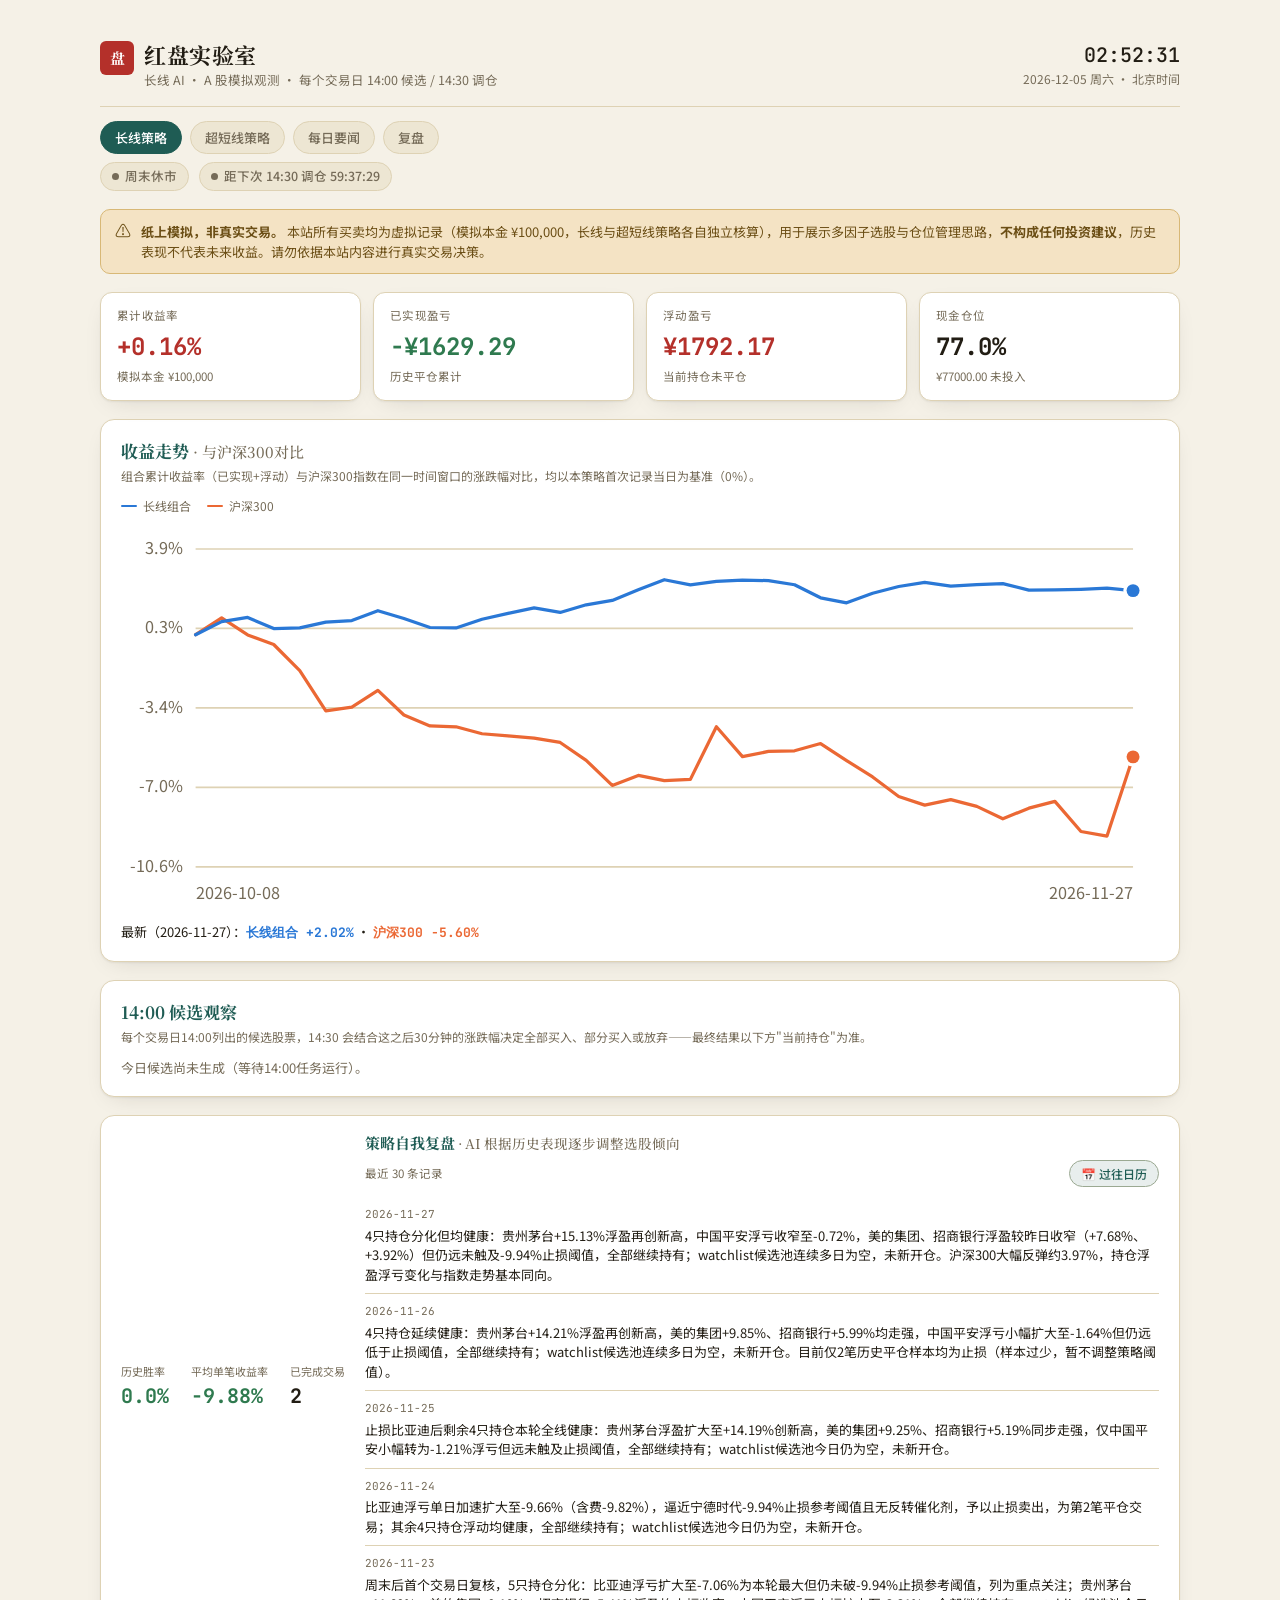
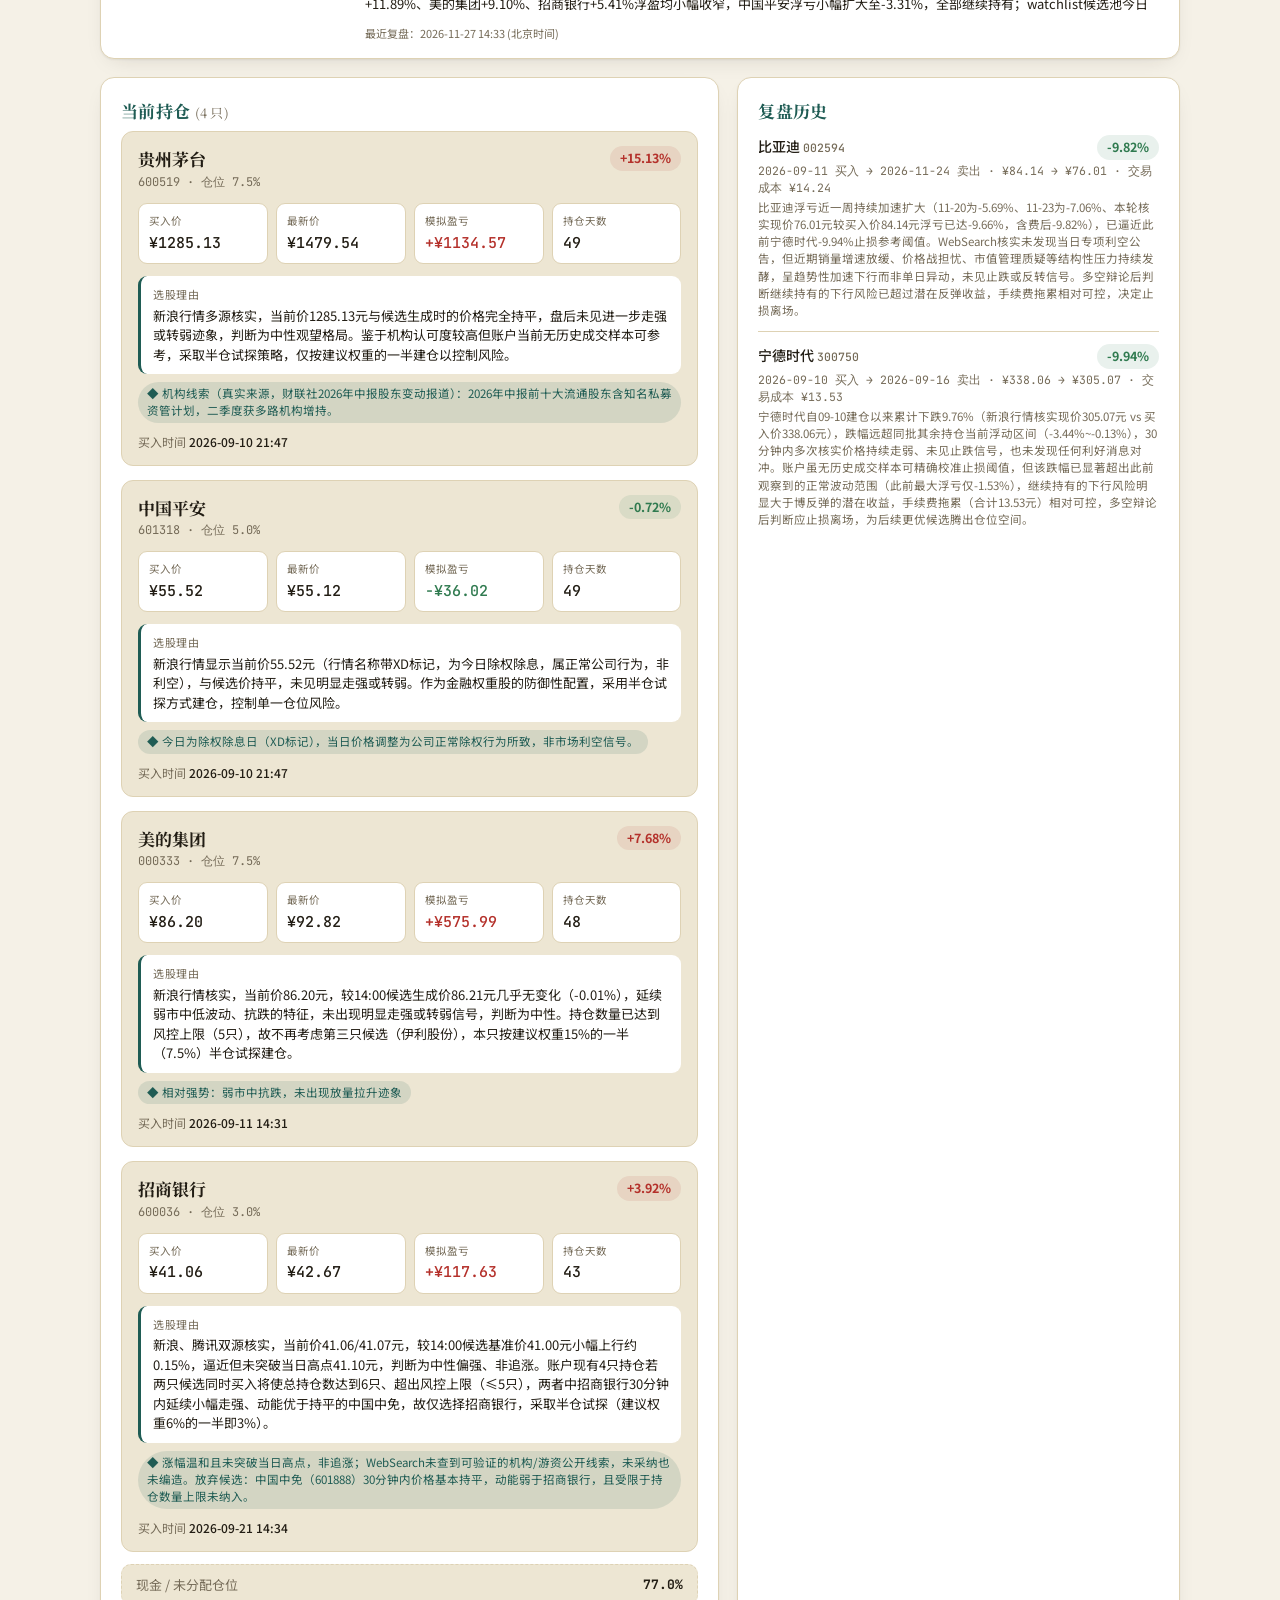
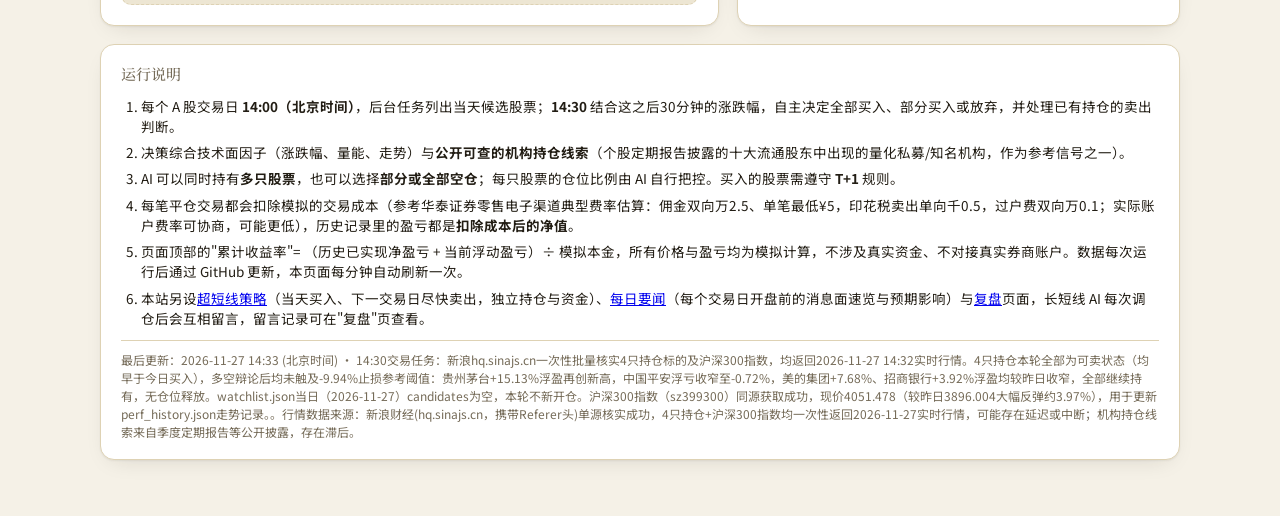
<file: docs/index.html>
<!doctype html>
<html lang="zh-CN">
<head>
<meta charset="UTF-8">
<meta name="viewport" content="width=device-width, initial-scale=1.0">
<title>红盘实验室 · 长线策略</title>
<link rel="icon" href="data:image/svg+xml,<svg xmlns=%22http://www.w3.org/2000/svg%22 viewBox=%220 0 100 100%22><text y=%22.9em%22 font-size=%2290%22>📈</text></svg>">
<link rel="stylesheet" href="assets/style.css">
</head>
<body>
<div class="wrap">
  <header class="top">
    <div class="brand">
      <span class="seal">盘</span>
      <div>
        <h1>红盘实验室</h1>
        <div class="sub">长线 AI · A 股模拟观测 · 每个交易日 14:00 候选 / 14:30 调仓</div>
      </div>
    </div>
    <div class="clockbox">
      <div class="time mono" id="bjTime">--:--:--</div>
      <div class="date" id="bjDate">北京时间加载中</div>
    </div>
  </header>

  <nav class="topnav">
    <a href="index.html" class="navlink active">长线策略</a>
    <a href="short.html" class="navlink">超短线策略</a>
    <a href="daily.html" class="navlink">每日要闻</a>
    <a href="weekly.html" class="navlink">复盘</a>
  </nav>

  <div class="statusrow">
    <span class="pill" id="marketPill"><span class="dot"></span><span id="marketLabel">读取行情状态中…</span></span>
    <span class="pill" id="pickPill"><span class="dot"></span><span id="pickLabel">—</span></span>
  </div>

  <div class="disclaimer">
    <span style="font-size:16px; line-height:1;">⚠</span>
    <div><b>纸上模拟，非真实交易。</b> 本站所有买卖均为虚拟记录（模拟本金 ¥100,000，长线与超短线策略各自独立核算），用于展示多因子选股与仓位管理思路，<b>不构成任何投资建议</b>，历史表现不代表未来收益。请勿依据本站内容进行真实交易决策。</div>
  </div>

  <div class="stats">
    <div class="stat"><div class="lbl">累计收益率</div><div class="val mono" id="statReturn">—</div><div class="sub" id="statReturnSub">模拟本金 ¥100,000</div></div>
    <div class="stat"><div class="lbl">已实现盈亏</div><div class="val mono" id="statRealized">—</div><div class="sub">历史平仓累计</div></div>
    <div class="stat"><div class="lbl">浮动盈亏</div><div class="val mono" id="statUnrealized">—</div><div class="sub">当前持仓未平仓</div></div>
    <div class="stat"><div class="lbl">现金仓位</div><div class="val mono" id="statCash">—</div><div class="sub" id="statCashSub">未投入资金占比</div></div>
  </div>

  <div class="perf-card">
    <h2><span class="accent">收益走势</span> · 与沪深300对比</h2>
    <div class="sub">组合累计收益率（已实现+浮动）与沪深300指数在同一时间窗口的涨跌幅对比，均以本策略首次记录当日为基准（0%）。</div>
    <div id="perfChart"><div class="perf-empty">加载中…</div></div>
  </div>

  <div class="watchlist" id="watchlistCard">
    <h2><span class="accent">14:00 候选观察</span></h2>
    <div class="sub">每个交易日14:00列出的候选股票，14:30 会结合这之后30分钟的涨跌幅决定全部买入、部分买入或放弃——最终结果以下方"当前持仓"为准。</div>
    <div id="wlBody"><div class="wl-empty">尚无今日候选记录。</div></div>
  </div>

  <div class="strategy" id="strategyCard">
    <div class="figs">
      <div class="fig"><div class="lbl">历史胜率</div><div class="val mono" id="stratWinRate">—</div></div>
      <div class="fig"><div class="lbl">平均单笔收益率</div><div class="val mono" id="stratAvgPnl">—</div></div>
      <div class="fig"><div class="lbl">已完成交易</div><div class="val mono" id="stratTrades">—</div></div>
    </div>
    <div>
      <div class="notes-head"><h2><span class="accent">策略自我复盘</span> · AI 根据历史表现逐步调整选股倾向</h2></div>
      <div id="stratNotes"><div class="empty">尚无复盘记录，等待首次调仓完成后自动生成。</div></div>
      <div class="reviewed" id="stratReviewed"></div>
    </div>
  </div>

  <div class="grid">
    <div class="card" id="posCard">
      <h2><span class="accent">当前持仓</span> <span class="count" id="posCount"></span></h2>
      <div id="posBody"><div class="pos-empty"><div class="big">🈳</div><div>暂无持仓 · 空仓观望</div></div></div>
    </div>
    <div class="card">
      <h2><span class="accent">复盘历史</span></h2>
      <div class="hist-list" id="histBody"><div class="hist-empty">尚无历史记录，等待首次选股完成。</div></div>
    </div>
  </div>

  <div class="rules">
    <h2>运行说明</h2>
    <ol>
      <li>每个 A 股交易日 <b>14:00（北京时间）</b>，后台任务列出当天候选股票；<b>14:30</b> 结合这之后30分钟的涨跌幅，自主决定全部买入、部分买入或放弃，并处理已有持仓的卖出判断。</li>
      <li>决策综合技术面因子（涨跌幅、量能、走势）与<b>公开可查的机构持仓线索</b>（个股定期报告披露的十大流通股东中出现的量化私募/知名机构，作为参考信号之一）。</li>
      <li>AI 可以同时持有<b>多只股票</b>，也可以选择<b>部分或全部空仓</b>；每只股票的仓位比例由 AI 自行把控。买入的股票需遵守 <b>T+1</b> 规则。</li>
      <li>每笔平仓交易都会扣除模拟的交易成本（参考华泰证券零售电子渠道典型费率估算：佣金双向万2.5、单笔最低¥5，印花税卖出单向千0.5，过户费双向万0.1；实际账户费率可协商，可能更低），历史记录里的盈亏都是<b>扣除成本后的净值</b>。</li>
      <li>页面顶部的"累计收益率"= （历史已实现净盈亏 + 当前浮动盈亏）÷ 模拟本金，所有价格与盈亏均为模拟计算，不涉及真实资金、不对接真实券商账户。数据每次运行后通过 GitHub 更新，本页面每分钟自动刷新一次。</li>
      <li>本站另设<a href="short.html">超短线策略</a>（当天买入、下一交易日尽快卖出，独立持仓与资金）、<a href="daily.html">每日要闻</a>（每个交易日开盘前的消息面速览与预期影响）与<a href="weekly.html">复盘</a>页面，长短线 AI 每次调仓后会互相留言，留言记录可在"复盘"页查看。</li>
    </ol>
    <div class="foot" id="heartbeatFoot">最后更新：暂无数据。行情数据来源：公开免费行情接口（新浪/东方财富等），可能存在延迟或中断；机构持仓线索来自季度定期报告等公开披露，存在滞后。</div>
  </div>
</div>

<script src="assets/common.js"></script>
<script>
(function(){
  var CAPITAL = 100000;
  var RP = window.RP;

  function nextPick(p, now){
    var daysAhead = 0;
    var isWeekday = p.weekday >= 1 && p.weekday <= 5;
    if (isWeekday && p.minutesOfDay < 14*60+30) {
      daysAhead = 0;
    } else {
      daysAhead = 1;
      var wd = (p.weekday + 1) % 7;
      while (wd === 0 || wd === 6) { daysAhead++; wd = (wd + 1) % 7; }
    }
    var approx = now.getTime() + daysAhead*86400000;
    var approxDate = new Date(approx);
    var bp = RP.bjParts(approxDate);
    var targetMinUTCms = approx - (bp.minutesOfDay - (14*60+30)) * 60000 - bp.second*1000;
    return new Date(targetMinUTCms);
  }

  function tickClock(){
    var now = new Date();
    var p = RP.bjParts(now);
    document.getElementById('bjTime').textContent = RP.pad(p.hour)+':'+RP.pad(p.minute)+':'+RP.pad(p.second);
    var wdNames = ['周日','周一','周二','周三','周四','周五','周六'];
    document.getElementById('bjDate').textContent = p.year+'-'+RP.pad(p.month)+'-'+RP.pad(p.day)+' '+wdNames[p.weekday]+' · 北京时间';

    var ms = RP.marketStatus(p);
    var pill = document.getElementById('marketPill');
    pill.className = 'pill ' + (ms.live ? 'live' : 'closed');
    document.getElementById('marketLabel').textContent = ms.label;

    var nt = nextPick(p, now);
    var diff = Math.max(0, nt.getTime() - now.getTime());
    var h = Math.floor(diff/3600000), m = Math.floor((diff%3600000)/60000), s = Math.floor((diff%60000)/1000);
    var pickPill = document.getElementById('pickPill');
    var isWeekday = p.weekday>=1 && p.weekday<=5;
    var atPickWindow = isWeekday && p.minutesOfDay >= 14*60+29 && p.minutesOfDay <= 14*60+31;
    pickPill.className = 'pill' + (atPickWindow ? ' live' : '');
    document.getElementById('pickLabel').textContent = '距下次 14:30 调仓 ' + RP.pad(h)+':'+RP.pad(m)+':'+RP.pad(s);

    var countdownEl = document.querySelector('.pos-empty .countdown');
    if (countdownEl) countdownEl.textContent = RP.pad(h)+':'+RP.pad(m)+':'+RP.pad(s);
  }
  setInterval(tickClock, 1000);
  tickClock();

  function computeAndRenderStats(positions, history){
    var realizedPnlCNY = 0;
    history.forEach(function(d){ if (typeof d.pnlCNY === 'number') realizedPnlCNY += d.pnlCNY; });
    var unrealizedPnlCNY = 0;
    var usedWeight = 0;
    positions.forEach(function(p){
      usedWeight += (p.weightPct || 0);
      if (typeof p.costCNY === 'number' && typeof p.lastPrice === 'number' && typeof p.buyPrice === 'number' && p.buyPrice) {
        unrealizedPnlCNY += p.costCNY * (p.lastPrice - p.buyPrice) / p.buyPrice;
      }
    });
    var cashPct = Math.max(0, 100 - usedWeight);
    var cumPct = (realizedPnlCNY + unrealizedPnlCNY) / CAPITAL * 100;

    var elReturn = document.getElementById('statReturn');
    elReturn.textContent = RP.fmtPct(cumPct);
    elReturn.style.color = cumPct > 0 ? 'var(--gain)' : (cumPct < 0 ? 'var(--loss)' : 'var(--ink)');

    var elRealized = document.getElementById('statRealized');
    elRealized.textContent = RP.fmtMoney(realizedPnlCNY);
    elRealized.style.color = realizedPnlCNY > 0 ? 'var(--gain)' : (realizedPnlCNY < 0 ? 'var(--loss)' : 'var(--ink)');

    var elUnrealized = document.getElementById('statUnrealized');
    elUnrealized.textContent = RP.fmtMoney(unrealizedPnlCNY);
    elUnrealized.style.color = unrealizedPnlCNY > 0 ? 'var(--gain)' : (unrealizedPnlCNY < 0 ? 'var(--loss)' : 'var(--ink)');

    document.getElementById('statCash').textContent = cashPct.toFixed(1) + '%';
    document.getElementById('statCashSub').textContent = RP.fmtMoney(CAPITAL * cashPct/100) + ' 未投入';
  }

  function renderPositions(positions){
    var body = document.getElementById('posBody');
    var countEl = document.getElementById('posCount');
    countEl.textContent = positions.length ? ('(' + positions.length + ' 只)') : '';

    if (!positions.length) {
      body.innerHTML =
        '<div class="pos-empty">' +
          '<div class="big">🈳</div>' +
          '<div>暂无持仓 · 空仓观望</div>' +
          '<div style="font-size:12px;">下一次自动调仓倒计时</div>' +
          '<div class="countdown mono">--:--:--</div>' +
        '</div>';
      return;
    }

    var today = RP.bjParts(new Date());
    var todayStr = today.year+'-'+RP.pad(today.month)+'-'+RP.pad(today.day);
    var usedWeight = 0;

    var html = '<div class="poslist">';
    positions.forEach(function(pos){
      usedWeight += (pos.weightPct || 0);
      var pnlPct = (typeof pos.lastPrice === 'number' && typeof pos.buyPrice === 'number' && pos.buyPrice)
        ? (pos.lastPrice - pos.buyPrice) / pos.buyPrice * 100 : null;
      var pnlAmt = (pnlPct !== null && typeof pos.costCNY === 'number') ? pos.costCNY * pnlPct / 100 : null;
      var cls = RP.pnlClass(pnlPct);
      var buyDay = pos.buyDate || '';
      var canSellToday = buyDay && buyDay < todayStr;

      html += '<div class="poscard">';
      html +=   '<div class="pos-head">';
      html +=     '<div><div class="pos-name">'+ RP.escapeHtml(pos.name||'未知') +'</div><div class="pos-code mono">'+ RP.escapeHtml(pos.symbol||'') +' · 仓位 '+ (pos.weightPct!=null? pos.weightPct.toFixed(1):'—') +'%</div></div>';
      html +=     '<span class="badge '+cls+'">'+ (pnlPct!==null ? RP.fmtPct(pnlPct) : '待更新') +'</span>';
      html +=   '</div>';

      html +=   '<div class="price-tiles">';
      html +=     '<div class="tile"><div class="lbl">买入价</div><div class="val mono">'+ RP.fmtMoney(pos.buyPrice) +'</div></div>';
      html +=     '<div class="tile"><div class="lbl">最新价</div><div class="val mono">'+ RP.fmtMoney(pos.lastPrice) +'</div></div>';
      html +=     '<div class="tile"><div class="lbl">模拟盈亏</div><div class="val mono" style="color:var(--'+ (cls==='flat'?'ink':cls) +')">'+ (pnlAmt!==null ? (pnlAmt>=0?'+':'') + RP.fmtMoney(pnlAmt) : '—') +'</div></div>';
      html +=     '<div class="tile"><div class="lbl">持仓天数</div><div class="val mono">'+ (pos.holdDays!=null? pos.holdDays : '—') +'</div></div>';
      html +=   '</div>';

      if (pos.rationale) html += '<div class="rationale"><div class="lbl">选股理由</div>' + RP.escapeHtml(pos.rationale) + '</div>';
      if (pos.factorNote) html += '<div class="factor-tag">◆ ' + RP.escapeHtml(pos.factorNote) + '</div>';

      html +=   '<div class="meta-row"><span>买入时间 <b>'+ (pos.buyDate||'—') +' ' + (pos.buyTime||'') +'</b></span></div>';

      if (!canSellToday) html += '<div class="t1-note">🔒 T+1 限制：今日买入，最早下一交易日方可卖出</div>';
      html += '</div>';
    });
    html += '</div>';

    var cashPct = Math.max(0, 100 - usedWeight);
    html += '<div class="cash-row"><span>现金 / 未分配仓位</span><b>'+ cashPct.toFixed(1) +'%</b></div>';
    body.innerHTML = html;
  }

  function renderHistory(history){
    var body = document.getElementById('histBody');
    var docs = history.slice().sort(function(a,b){ return (b.sellDate||'').localeCompare(a.sellDate||''); });
    if (!docs.length) {
      body.innerHTML = '<div class="hist-empty">尚无历史记录，等待首次选股完成。</div>';
      return;
    }
    var html = '';
    docs.forEach(function(d){
      var cls = RP.pnlClass(d.pnlPct);
      html += '<div class="hist-row">';
      html +=   '<div class="hist-top"><span class="hist-name">'+ RP.escapeHtml(d.name||'未知') +' <span class="hist-code mono">'+ RP.escapeHtml(d.symbol||'') +'</span></span><span class="badge '+cls+'">'+ RP.fmtPct(d.pnlPct) +'</span></div>';
      html +=   '<div class="hist-dates mono">'+ (d.buyDate||'—') +' 买入 → '+ (d.sellDate||'—') +' 卖出 · '+ RP.fmtMoney(d.buyPrice) +' → '+ RP.fmtMoney(d.sellPrice) + (typeof d.feeCNY === 'number' ? ' · 交易成本 '+RP.fmtMoney(d.feeCNY) : '') +'</div>';
      if (d.sellRationale) html += '<div class="hist-dates">'+ RP.escapeHtml(d.sellRationale) +'</div>';
      html += '</div>';
    });
    body.innerHTML = html;
  }

  function renderWatchlist(wl){
    var body = document.getElementById('wlBody');
    var today = RP.bjParts(new Date());
    var todayStr = today.year+'-'+RP.pad(today.month)+'-'+RP.pad(today.day);
    if (!wl || wl.date !== todayStr || !Array.isArray(wl.candidates) || !wl.candidates.length) {
      var reason = wl && wl.date !== todayStr ? '今日候选尚未生成（等待14:00任务运行）。' :
                   (wl && wl.note ? RP.escapeHtml(wl.note) : '今日没有列出候选股票。');
      body.innerHTML = '<div class="wl-empty">'+ reason +'</div>';
      return;
    }
    var html = '<div class="wl-grid">';
    wl.candidates.forEach(function(c){
      html += '<div class="wl-card">';
      html +=   '<div class="wl-top"><div><div class="wl-name">'+ RP.escapeHtml(c.name||'未知') +'</div><div class="wl-code mono">'+ RP.escapeHtml(c.symbol||'') +'</div></div><div class="wl-weight">建议 '+ (typeof c.suggestedWeightPct==='number'? c.suggestedWeightPct.toFixed(1):'—') +'%</div></div>';
      html +=   '<div class="wl-price mono">14:00价 '+ RP.fmtMoney(c.priceAt1400) +'</div>';
      if (c.rationale) html += '<div class="wl-rationale">'+ RP.escapeHtml(c.rationale) +'</div>';
      if (c.factorNote) html += '<div class="factor-tag">◆ '+ RP.escapeHtml(c.factorNote) +'</div>';
      html += '</div>';
    });
    html += '</div>';
    body.innerHTML = html;
  }

  function renderStrategy(s){
    var winEl = document.getElementById('stratWinRate');
    var avgEl = document.getElementById('stratAvgPnl');
    var tradesEl = document.getElementById('stratTrades');
    var notesEl = document.getElementById('stratNotes');
    var reviewedEl = document.getElementById('stratReviewed');

    if (!s || !s.totalTrades) {
      winEl.textContent = '—'; avgEl.textContent = '—'; tradesEl.textContent = (s && s.totalTrades) ? String(s.totalTrades) : '0';
      notesEl.innerHTML = '<div class="empty">尚无复盘记录，等待首次调仓完成后自动生成。</div>';
      reviewedEl.textContent = '';
      return;
    }
    var win = typeof s.winRatePct === 'number' ? s.winRatePct : null;
    winEl.textContent = win!=null ? win.toFixed(1)+'%' : '—';
    winEl.style.color = win!=null ? (win>=50?'var(--gain)':'var(--loss)') : 'var(--ink)';

    var avg = typeof s.avgPnlPct === 'number' ? s.avgPnlPct : null;
    avgEl.textContent = avg!=null ? RP.fmtPct(avg) : '—';
    avgEl.style.color = avg!=null ? (avg>=0?'var(--gain)':'var(--loss)') : 'var(--ink)';

    tradesEl.textContent = String(s.totalTrades);

    RP.renderNotesCalendar('stratNotes', s.notes, {emptyMsg: '暂无经验教训记录。'});
    reviewedEl.textContent = s.lastReviewedAt ? ('最近复盘：' + RP.bjTimeString(new Date(s.lastReviewedAt))) : '';
  }

  function refresh(){
    Promise.all([
      RP.fetchJson('data/positions.json'),
      RP.fetchJson('data/history.json'),
      RP.fetchJson('data/heartbeat.json'),
      RP.fetchJson('data/strategy.json'),
      RP.fetchJson('data/watchlist.json'),
      RP.fetchJson('data/perf_history.json')
    ]).then(function(results){
      var positions = Array.isArray(results[0]) ? results[0] : [];
      var history = Array.isArray(results[1]) ? results[1] : [];
      var heartbeat = results[2];
      var strategy = results[3];
      var watchlist = results[4];
      var perfHistory = Array.isArray(results[5]) ? results[5] : [];

      renderPositions(positions);
      renderHistory(history);
      computeAndRenderStats(positions, history);
      RP.renderHeartbeatInto('heartbeatFoot', heartbeat, '公开免费行情接口（新浪/东方财富等）');
      renderStrategy(strategy);
      renderWatchlist(watchlist);
      RP.renderPerfChart('perfChart', perfHistory, {portfolioLabel: '长线组合', benchmarkLabel: '沪深300'});
    });
  }

  refresh();
  setInterval(refresh, 60000);
})();
</script>
</body>
</html>
</file>
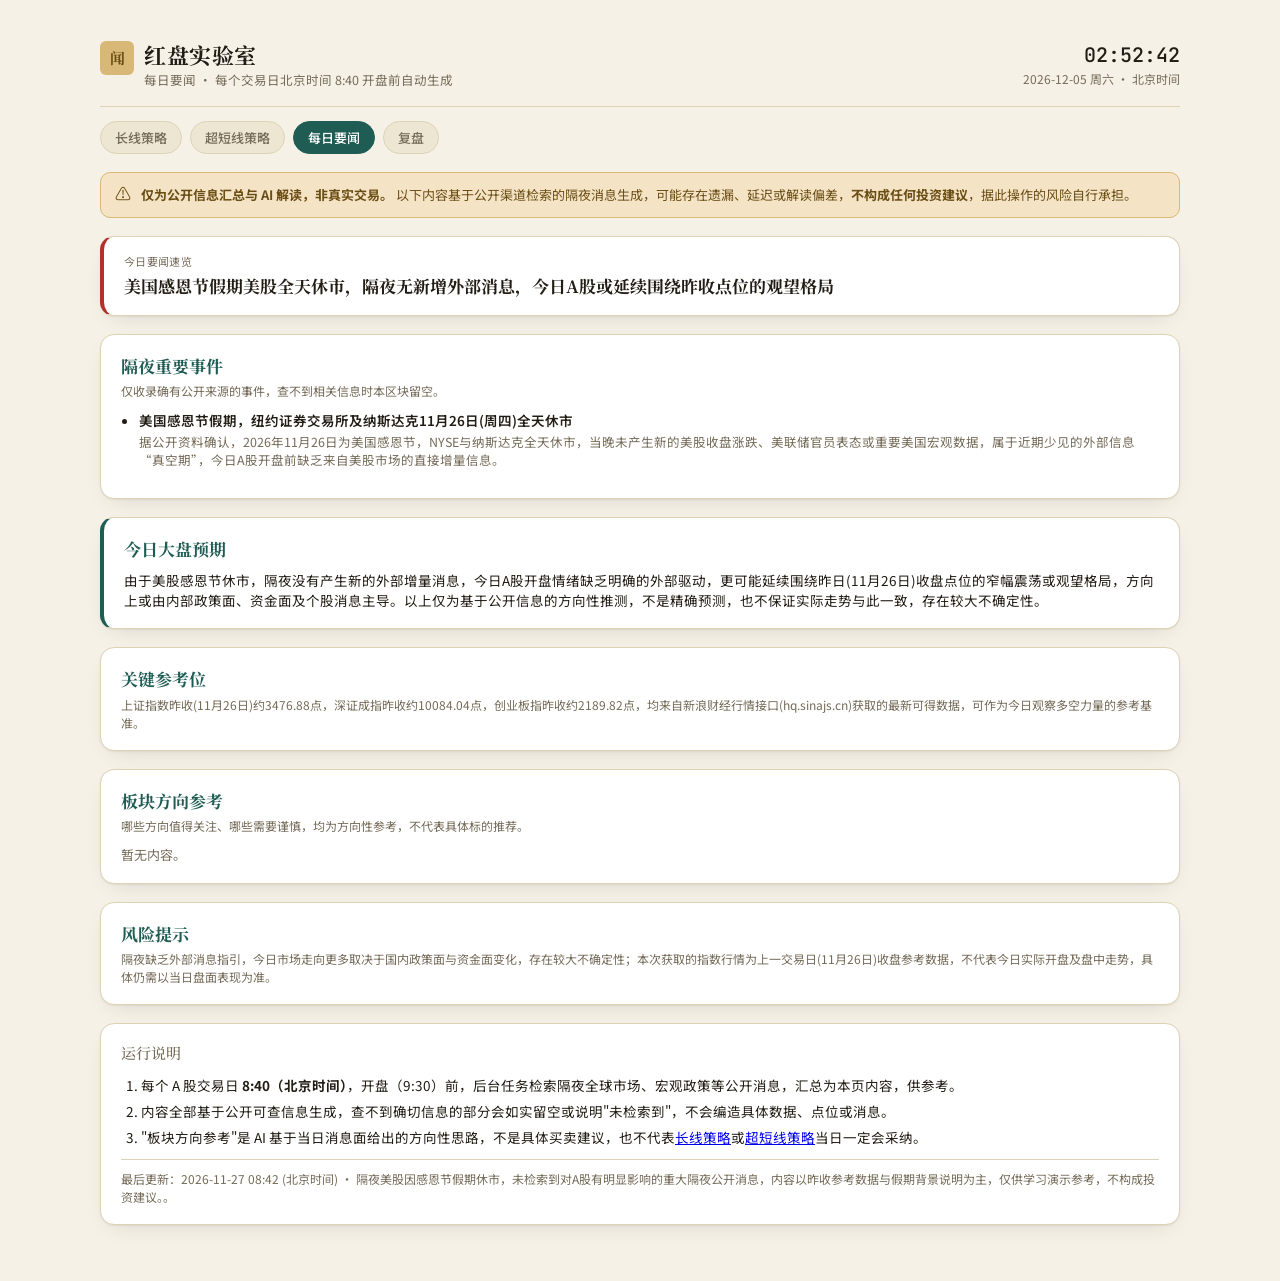
<file: docs/daily.html>
<!doctype html>
<html lang="zh-CN">
<head>
<meta charset="UTF-8">
<meta name="viewport" content="width=device-width, initial-scale=1.0">
<title>红盘实验室 · 每日要闻</title>
<link rel="icon" href="data:image/svg+xml,<svg xmlns=%22http://www.w3.org/2000/svg%22 viewBox=%220 0 100 100%22><text y=%22.9em%22 font-size=%2290%22>📰</text></svg>">
<link rel="stylesheet" href="assets/style.css">
</head>
<body>
<div class="wrap">
  <header class="top">
    <div class="brand">
      <span class="seal" style="background:var(--warn-border); color:var(--warn-ink);">闻</span>
      <div>
        <h1>红盘实验室</h1>
        <div class="sub">每日要闻 · 每个交易日北京时间 8:40 开盘前自动生成</div>
      </div>
    </div>
    <div class="clockbox">
      <div class="time mono" id="bjTime">--:--:--</div>
      <div class="date" id="bjDate">北京时间加载中</div>
    </div>
  </header>

  <nav class="topnav">
    <a href="index.html" class="navlink">长线策略</a>
    <a href="short.html" class="navlink">超短线策略</a>
    <a href="daily.html" class="navlink active">每日要闻</a>
    <a href="weekly.html" class="navlink">复盘</a>
  </nav>

  <div class="disclaimer">
    <span style="font-size:16px; line-height:1;">⚠</span>
    <div><b>仅为公开信息汇总与 AI 解读，非真实交易。</b> 以下内容基于公开渠道检索的隔夜消息生成，可能存在遗漏、延迟或解读偏差，<b>不构成任何投资建议</b>，据此操作的风险自行承担。</div>
  </div>

  <div class="brief-headline" id="headlineCard">
    <div class="lbl">今日要闻速览</div>
    <div class="text" id="headlineText">尚无今日要闻，等待北京时间 8:40 首次生成。</div>
  </div>

  <div class="watchlist" id="eventsCard" style="margin-top:18px;">
    <h2><span class="accent">隔夜重要事件</span></h2>
    <div class="sub" style="margin-bottom:10px;">仅收录确有公开来源的事件，查不到相关信息时本区块留空。</div>
    <ul class="newslist" id="eventsBody"><li>暂无内容。</li></ul>
  </div>

  <div class="outlook" id="outlookCard" style="margin-top:18px;">
    <h2><span class="accent">今日大盘预期</span></h2>
    <p id="outlookText">暂无内容。</p>
  </div>

  <div class="watchlist" id="levelsCard" style="margin-top:18px;">
    <h2><span class="accent">关键参考位</span></h2>
    <div class="sub" id="levelsText" style="margin-bottom:0;">暂无内容。</div>
  </div>

  <div class="watchlist" id="sectorCard" style="margin-top:18px;">
    <h2><span class="accent">板块方向参考</span></h2>
    <div class="sub" style="margin-bottom:10px;">哪些方向值得关注、哪些需要谨慎，均为方向性参考，不代表具体标的推荐。</div>
    <div class="sector-grid" id="sectorBody"><div class="wl-empty">暂无内容。</div></div>
  </div>

  <div class="watchlist" id="riskCard" style="margin-top:18px;">
    <h2><span class="accent">风险提示</span></h2>
    <div class="sub" id="riskText" style="margin-bottom:0;">暂无内容。</div>
  </div>

  <div class="rules">
    <h2>运行说明</h2>
    <ol>
      <li>每个 A 股交易日 <b>8:40（北京时间）</b>，开盘（9:30）前，后台任务检索隔夜全球市场、宏观政策等公开消息，汇总为本页内容，供参考。</li>
      <li>内容全部基于公开可查信息生成，查不到确切信息的部分会如实留空或说明"未检索到"，不会编造具体数据、点位或消息。</li>
      <li>"板块方向参考"是 AI 基于当日消息面给出的方向性思路，不是具体买卖建议，也不代表<a href="index.html">长线策略</a>或<a href="short.html">超短线策略</a>当日一定会采纳。</li>
    </ol>
    <div class="foot" id="heartbeatFoot">最后更新：暂无数据。</div>
  </div>
</div>

<script src="assets/common.js"></script>
<script>
(function(){
  var RP = window.RP;

  function tickClock(){
    var now = new Date();
    var p = RP.bjParts(now);
    document.getElementById('bjTime').textContent = RP.pad(p.hour)+':'+RP.pad(p.minute)+':'+RP.pad(p.second);
    var wdNames = ['周日','周一','周二','周三','周四','周五','周六'];
    document.getElementById('bjDate').textContent = p.year+'-'+RP.pad(p.month)+'-'+RP.pad(p.day)+' '+wdNames[p.weekday]+' · 北京时间';
  }
  setInterval(tickClock, 1000);
  tickClock();

  function refresh(){
    RP.fetchJson('data/daily_brief.json').then(function(b){
      if (!b || !b.generatedAt) {
        return;
      }
      document.getElementById('headlineText').textContent = b.headline || '暂无内容。';

      var eventsBody = document.getElementById('eventsBody');
      if (Array.isArray(b.overnightEvents) && b.overnightEvents.length) {
        eventsBody.innerHTML = b.overnightEvents.map(function(e){
          return '<li><div class="headline">'+ RP.escapeHtml(e.title||'') +'</div>' + (e.summary ? '<div class="note">'+ RP.escapeHtml(e.summary) +'</div>' : '') + '</li>';
        }).join('');
      } else {
        eventsBody.innerHTML = '<li>今日未检索到重要隔夜事件。</li>';
      }

      document.getElementById('outlookText').textContent = b.marketOutlook || '暂无内容。';
      document.getElementById('levelsText').textContent = b.keyLevels || '暂无内容。';

      var sectorBody = document.getElementById('sectorBody');
      if (Array.isArray(b.sectorGuidance) && b.sectorGuidance.length) {
        sectorBody.innerHTML = b.sectorGuidance.map(function(s){
          var watch = s.direction === '关注';
          var tagClass = watch ? 'watch' : 'caution';
          return '<div class="sector-card"><div class="sector-top"><div class="sector-name">'+ RP.escapeHtml(s.sector||'') +'</div><span class="sector-tag '+tagClass+'">'+ RP.escapeHtml(s.direction||'') +'</span></div>' + (s.reason ? '<div class="sector-reason">'+ RP.escapeHtml(s.reason) +'</div>' : '') + '</div>';
        }).join('');
      } else {
        sectorBody.innerHTML = '<div class="wl-empty">暂无内容。</div>';
      }

      document.getElementById('riskText').textContent = b.riskNotes || '暂无内容。';

      var foot = document.getElementById('heartbeatFoot');
      var whenStr = b.generatedAt ? RP.bjTimeString(new Date(b.generatedAt)) : '暂无数据';
      foot.textContent = '最后更新：' + whenStr + (b.note ? (' · ' + b.note) : '') + '。';
    });
  }

  refresh();
  setInterval(refresh, 60000);
})();
</script>
</body>
</html>
</file>
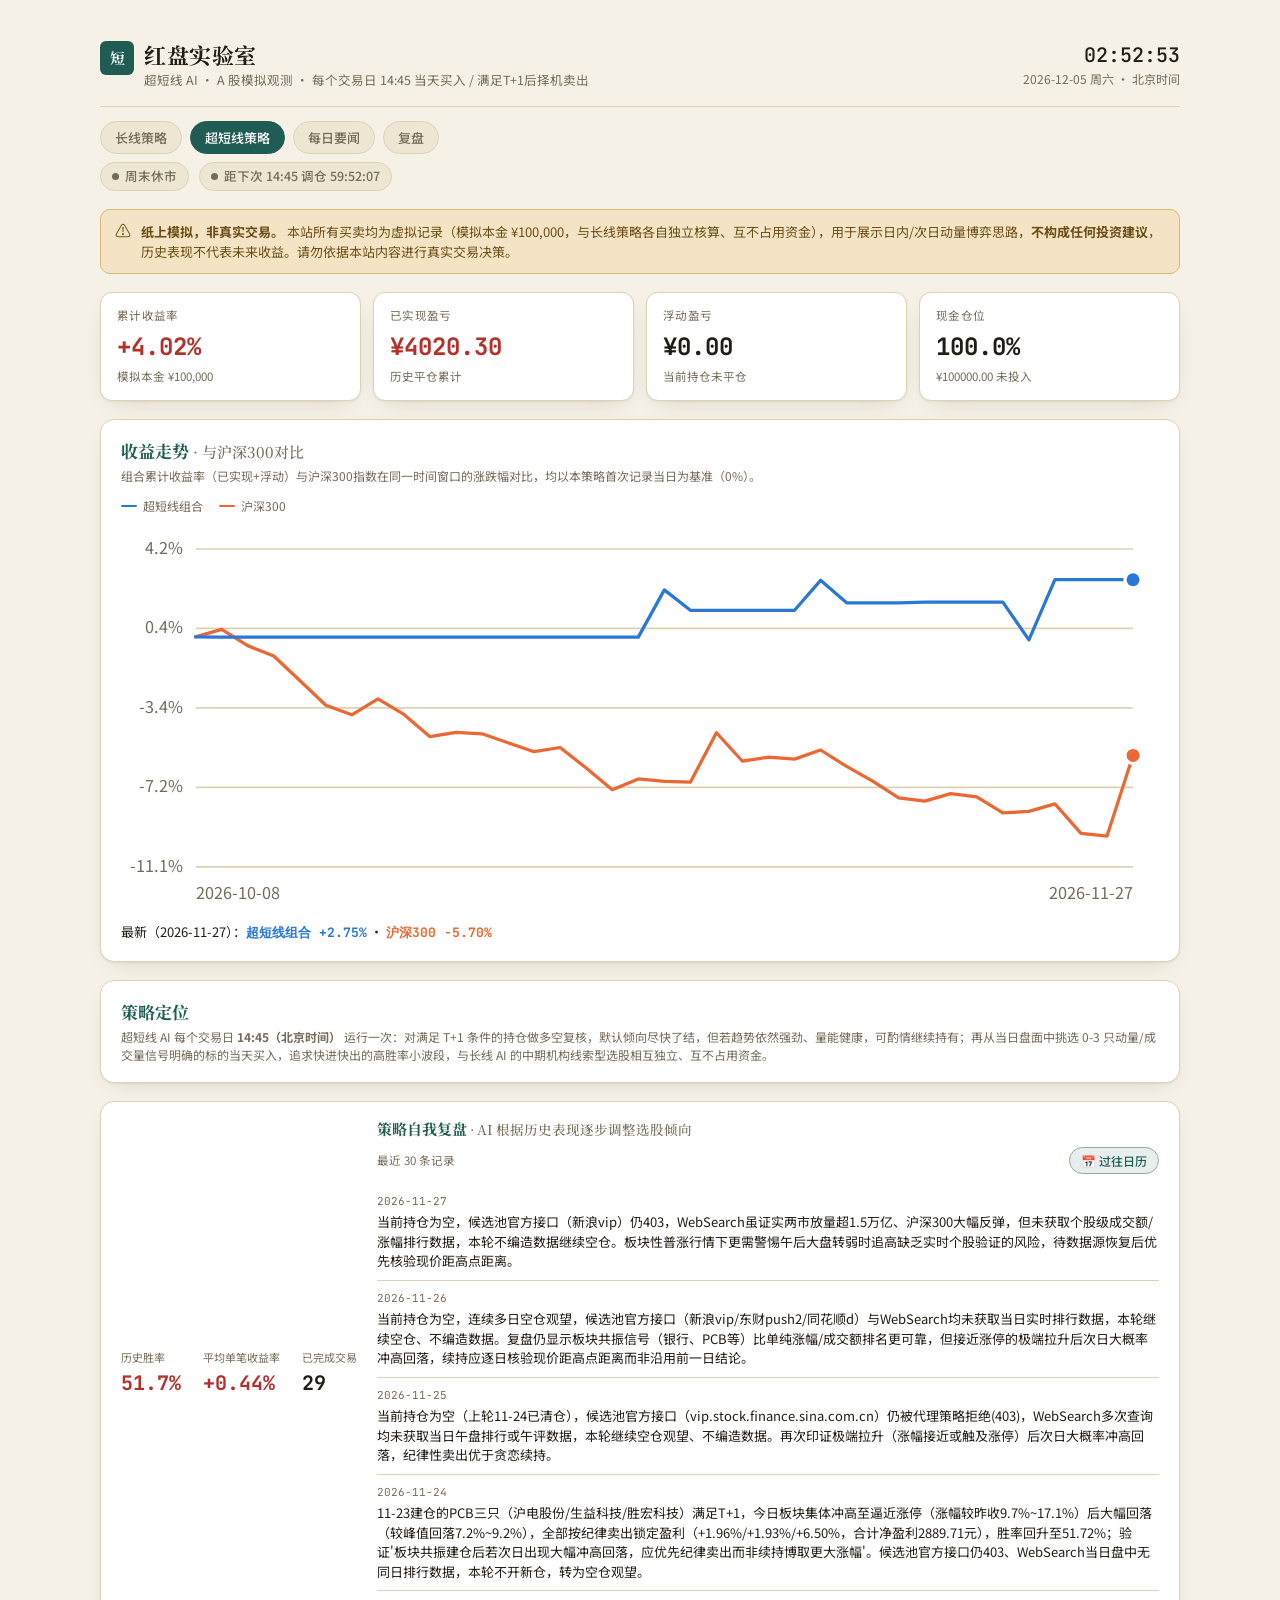
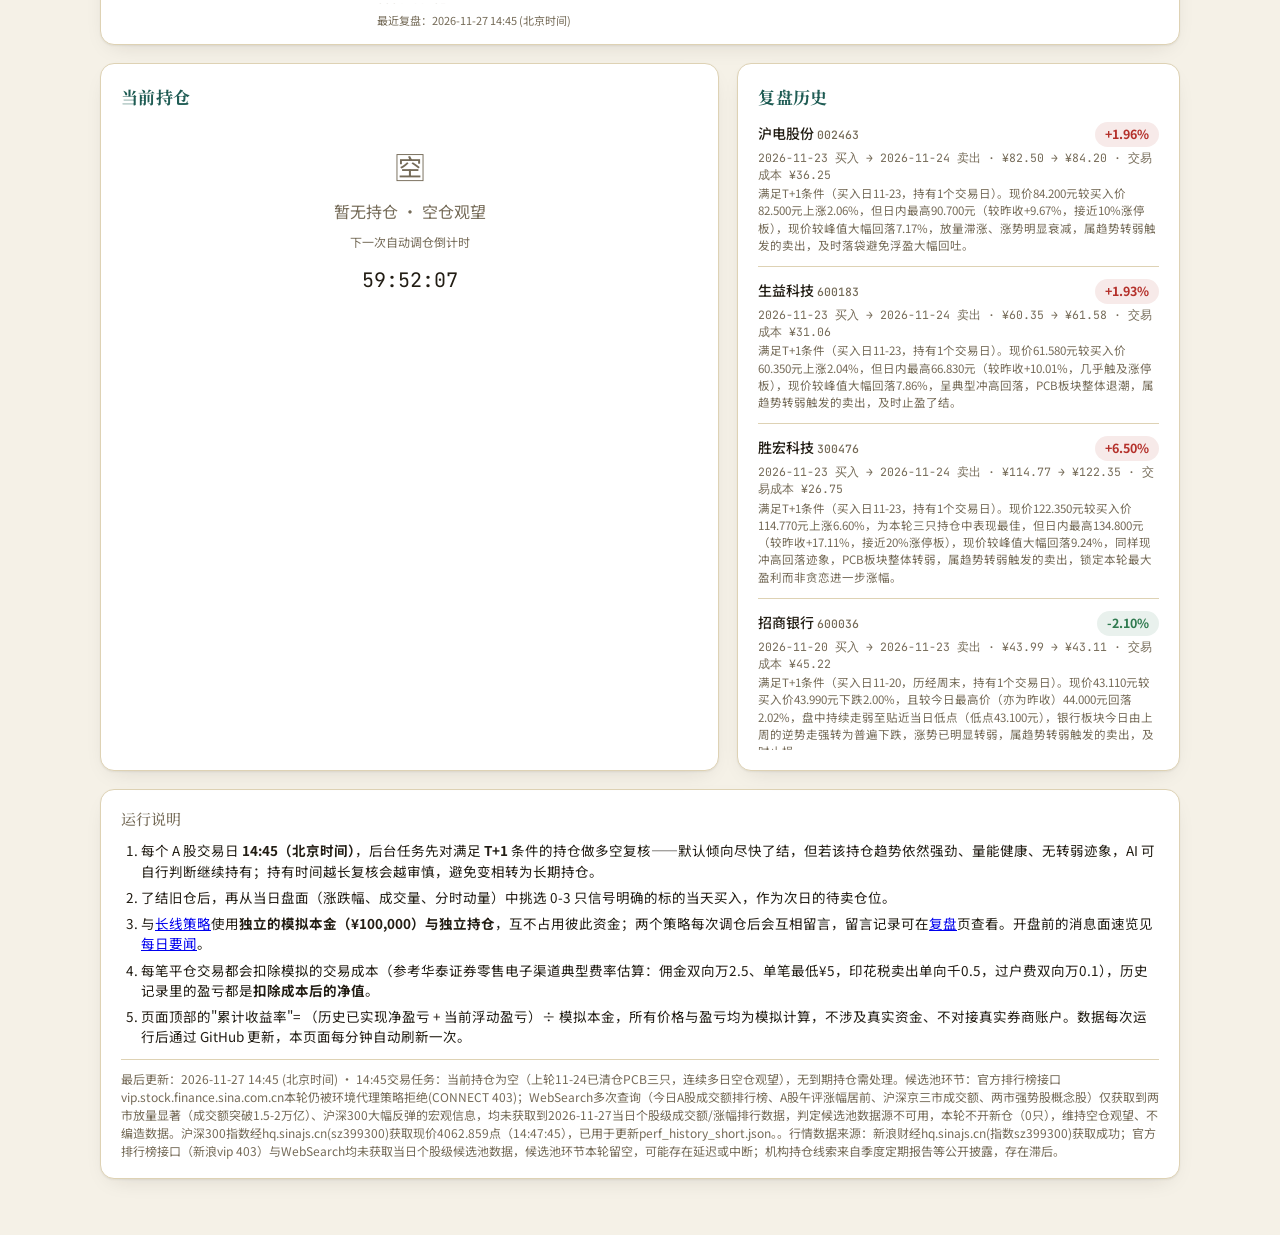
<file: docs/short.html>
<!doctype html>
<html lang="zh-CN">
<head>
<meta charset="UTF-8">
<meta name="viewport" content="width=device-width, initial-scale=1.0">
<title>红盘实验室 · 超短线策略</title>
<link rel="icon" href="data:image/svg+xml,<svg xmlns=%22http://www.w3.org/2000/svg%22 viewBox=%220 0 100 100%22><text y=%22.9em%22 font-size=%2290%22>⚡</text></svg>">
<link rel="stylesheet" href="assets/style.css">
</head>
<body>
<div class="wrap">
  <header class="top">
    <div class="brand">
      <span class="seal accent-bg">短</span>
      <div>
        <h1>红盘实验室</h1>
        <div class="sub">超短线 AI · A 股模拟观测 · 每个交易日 14:45 当天买入 / 满足T+1后择机卖出</div>
      </div>
    </div>
    <div class="clockbox">
      <div class="time mono" id="bjTime">--:--:--</div>
      <div class="date" id="bjDate">北京时间加载中</div>
    </div>
  </header>

  <nav class="topnav">
    <a href="index.html" class="navlink">长线策略</a>
    <a href="short.html" class="navlink active">超短线策略</a>
    <a href="daily.html" class="navlink">每日要闻</a>
    <a href="weekly.html" class="navlink">复盘</a>
  </nav>

  <div class="statusrow">
    <span class="pill" id="marketPill"><span class="dot"></span><span id="marketLabel">读取行情状态中…</span></span>
    <span class="pill" id="pickPill"><span class="dot"></span><span id="pickLabel">—</span></span>
  </div>

  <div class="disclaimer">
    <span style="font-size:16px; line-height:1;">⚠</span>
    <div><b>纸上模拟，非真实交易。</b> 本站所有买卖均为虚拟记录（模拟本金 ¥100,000，与长线策略各自独立核算、互不占用资金），用于展示日内/次日动量博弈思路，<b>不构成任何投资建议</b>，历史表现不代表未来收益。请勿依据本站内容进行真实交易决策。</div>
  </div>

  <div class="stats">
    <div class="stat"><div class="lbl">累计收益率</div><div class="val mono" id="statReturn">—</div><div class="sub" id="statReturnSub">模拟本金 ¥100,000</div></div>
    <div class="stat"><div class="lbl">已实现盈亏</div><div class="val mono" id="statRealized">—</div><div class="sub">历史平仓累计</div></div>
    <div class="stat"><div class="lbl">浮动盈亏</div><div class="val mono" id="statUnrealized">—</div><div class="sub">当前持仓未平仓</div></div>
    <div class="stat"><div class="lbl">现金仓位</div><div class="val mono" id="statCash">—</div><div class="sub" id="statCashSub">未投入资金占比</div></div>
  </div>

  <div class="perf-card">
    <h2><span class="accent">收益走势</span> · 与沪深300对比</h2>
    <div class="sub">组合累计收益率（已实现+浮动）与沪深300指数在同一时间窗口的涨跌幅对比，均以本策略首次记录当日为基准（0%）。</div>
    <div id="perfChart"><div class="perf-empty">加载中…</div></div>
  </div>

  <div class="watchlist">
    <h2><span class="accent">策略定位</span></h2>
    <div class="sub" style="margin-bottom:0;">超短线 AI 每个交易日 <b>14:45（北京时间）</b> 运行一次：对满足 T+1 条件的持仓做多空复核，默认倾向尽快了结，但若趋势依然强劲、量能健康，可酌情继续持有；再从当日盘面中挑选 0-3 只动量/成交量信号明确的标的当天买入，追求快进快出的高胜率小波段，与长线 AI 的中期机构线索型选股相互独立、互不占用资金。</div>
  </div>

  <div class="strategy" id="strategyCard">
    <div class="figs">
      <div class="fig"><div class="lbl">历史胜率</div><div class="val mono" id="stratWinRate">—</div></div>
      <div class="fig"><div class="lbl">平均单笔收益率</div><div class="val mono" id="stratAvgPnl">—</div></div>
      <div class="fig"><div class="lbl">已完成交易</div><div class="val mono" id="stratTrades">—</div></div>
    </div>
    <div>
      <div class="notes-head"><h2><span class="accent">策略自我复盘</span> · AI 根据历史表现逐步调整选股倾向</h2></div>
      <div id="stratNotes"><div class="empty">尚无复盘记录，等待首次调仓完成后自动生成。</div></div>
      <div class="reviewed" id="stratReviewed"></div>
    </div>
  </div>

  <div class="grid">
    <div class="card" id="posCard">
      <h2><span class="accent">当前持仓</span> <span class="count" id="posCount"></span></h2>
      <div id="posBody"><div class="pos-empty"><div class="big">🈳</div><div>暂无持仓 · 空仓观望</div></div></div>
    </div>
    <div class="card">
      <h2><span class="accent">复盘历史</span></h2>
      <div class="hist-list" id="histBody"><div class="hist-empty">尚无历史记录，等待首次选股完成。</div></div>
    </div>
  </div>

  <div class="rules">
    <h2>运行说明</h2>
    <ol>
      <li>每个 A 股交易日 <b>14:45（北京时间）</b>，后台任务先对满足 <b>T+1</b> 条件的持仓做多空复核——默认倾向尽快了结，但若该持仓趋势依然强劲、量能健康、无转弱迹象，AI 可自行判断继续持有；持有时间越长复核会越审慎，避免变相转为长期持仓。</li>
      <li>了结旧仓后，再从当日盘面（涨跌幅、成交量、分时动量）中挑选 0-3 只信号明确的标的当天买入，作为次日的待卖仓位。</li>
      <li>与<a href="index.html">长线策略</a>使用<b>独立的模拟本金（¥100,000）与独立持仓</b>，互不占用彼此资金；两个策略每次调仓后会互相留言，留言记录可在<a href="weekly.html">复盘</a>页查看。开盘前的消息面速览见<a href="daily.html">每日要闻</a>。</li>
      <li>每笔平仓交易都会扣除模拟的交易成本（参考华泰证券零售电子渠道典型费率估算：佣金双向万2.5、单笔最低¥5，印花税卖出单向千0.5，过户费双向万0.1），历史记录里的盈亏都是<b>扣除成本后的净值</b>。</li>
      <li>页面顶部的"累计收益率"= （历史已实现净盈亏 + 当前浮动盈亏）÷ 模拟本金，所有价格与盈亏均为模拟计算，不涉及真实资金、不对接真实券商账户。数据每次运行后通过 GitHub 更新，本页面每分钟自动刷新一次。</li>
    </ol>
    <div class="foot" id="heartbeatFoot">最后更新：暂无数据。行情数据来源：公开免费行情接口（新浪/东方财富等），可能存在延迟或中断。</div>
  </div>
</div>

<script src="assets/common.js"></script>
<script>
(function(){
  var CAPITAL = 100000;
  var RP = window.RP;

  function nextPick(p, now){
    var daysAhead = 0;
    var isWeekday = p.weekday >= 1 && p.weekday <= 5;
    if (isWeekday && p.minutesOfDay < 14*60+45) {
      daysAhead = 0;
    } else {
      daysAhead = 1;
      var wd = (p.weekday + 1) % 7;
      while (wd === 0 || wd === 6) { daysAhead++; wd = (wd + 1) % 7; }
    }
    var approx = now.getTime() + daysAhead*86400000;
    var approxDate = new Date(approx);
    var bp = RP.bjParts(approxDate);
    var targetMinUTCms = approx - (bp.minutesOfDay - (14*60+45)) * 60000 - bp.second*1000;
    return new Date(targetMinUTCms);
  }

  function tickClock(){
    var now = new Date();
    var p = RP.bjParts(now);
    document.getElementById('bjTime').textContent = RP.pad(p.hour)+':'+RP.pad(p.minute)+':'+RP.pad(p.second);
    var wdNames = ['周日','周一','周二','周三','周四','周五','周六'];
    document.getElementById('bjDate').textContent = p.year+'-'+RP.pad(p.month)+'-'+RP.pad(p.day)+' '+wdNames[p.weekday]+' · 北京时间';

    var ms = RP.marketStatus(p);
    var pill = document.getElementById('marketPill');
    pill.className = 'pill ' + (ms.live ? 'live' : 'closed');
    document.getElementById('marketLabel').textContent = ms.label;

    var nt = nextPick(p, now);
    var diff = Math.max(0, nt.getTime() - now.getTime());
    var h = Math.floor(diff/3600000), m = Math.floor((diff%3600000)/60000), s = Math.floor((diff%60000)/1000);
    var pickPill = document.getElementById('pickPill');
    var isWeekday = p.weekday>=1 && p.weekday<=5;
    var atPickWindow = isWeekday && p.minutesOfDay >= 14*60+44 && p.minutesOfDay <= 14*60+46;
    pickPill.className = 'pill' + (atPickWindow ? ' live' : '');
    document.getElementById('pickLabel').textContent = '距下次 14:45 调仓 ' + RP.pad(h)+':'+RP.pad(m)+':'+RP.pad(s);

    var countdownEl = document.querySelector('.pos-empty .countdown');
    if (countdownEl) countdownEl.textContent = RP.pad(h)+':'+RP.pad(m)+':'+RP.pad(s);
  }
  setInterval(tickClock, 1000);
  tickClock();

  function computeAndRenderStats(positions, history){
    var realizedPnlCNY = 0;
    history.forEach(function(d){ if (typeof d.pnlCNY === 'number') realizedPnlCNY += d.pnlCNY; });
    var unrealizedPnlCNY = 0;
    var usedWeight = 0;
    positions.forEach(function(p){
      usedWeight += (p.weightPct || 0);
      if (typeof p.costCNY === 'number' && typeof p.lastPrice === 'number' && typeof p.buyPrice === 'number' && p.buyPrice) {
        unrealizedPnlCNY += p.costCNY * (p.lastPrice - p.buyPrice) / p.buyPrice;
      }
    });
    var cashPct = Math.max(0, 100 - usedWeight);
    var cumPct = (realizedPnlCNY + unrealizedPnlCNY) / CAPITAL * 100;

    var elReturn = document.getElementById('statReturn');
    elReturn.textContent = RP.fmtPct(cumPct);
    elReturn.style.color = cumPct > 0 ? 'var(--gain)' : (cumPct < 0 ? 'var(--loss)' : 'var(--ink)');

    var elRealized = document.getElementById('statRealized');
    elRealized.textContent = RP.fmtMoney(realizedPnlCNY);
    elRealized.style.color = realizedPnlCNY > 0 ? 'var(--gain)' : (realizedPnlCNY < 0 ? 'var(--loss)' : 'var(--ink)');

    var elUnrealized = document.getElementById('statUnrealized');
    elUnrealized.textContent = RP.fmtMoney(unrealizedPnlCNY);
    elUnrealized.style.color = unrealizedPnlCNY > 0 ? 'var(--gain)' : (unrealizedPnlCNY < 0 ? 'var(--loss)' : 'var(--ink)');

    document.getElementById('statCash').textContent = cashPct.toFixed(1) + '%';
    document.getElementById('statCashSub').textContent = RP.fmtMoney(CAPITAL * cashPct/100) + ' 未投入';
  }

  function renderPositions(positions){
    var body = document.getElementById('posBody');
    var countEl = document.getElementById('posCount');
    countEl.textContent = positions.length ? ('(' + positions.length + ' 只)') : '';

    if (!positions.length) {
      body.innerHTML =
        '<div class="pos-empty">' +
          '<div class="big">🈳</div>' +
          '<div>暂无持仓 · 空仓观望</div>' +
          '<div style="font-size:12px;">下一次自动调仓倒计时</div>' +
          '<div class="countdown mono">--:--:--</div>' +
        '</div>';
      return;
    }

    var today = RP.bjParts(new Date());
    var todayStr = today.year+'-'+RP.pad(today.month)+'-'+RP.pad(today.day);
    var usedWeight = 0;

    var html = '<div class="poslist">';
    positions.forEach(function(pos){
      usedWeight += (pos.weightPct || 0);
      var pnlPct = (typeof pos.lastPrice === 'number' && typeof pos.buyPrice === 'number' && pos.buyPrice)
        ? (pos.lastPrice - pos.buyPrice) / pos.buyPrice * 100 : null;
      var pnlAmt = (pnlPct !== null && typeof pos.costCNY === 'number') ? pos.costCNY * pnlPct / 100 : null;
      var cls = RP.pnlClass(pnlPct);
      var buyDay = pos.buyDate || '';
      var canSellToday = buyDay && buyDay < todayStr;

      html += '<div class="poscard">';
      html +=   '<div class="pos-head">';
      html +=     '<div><div class="pos-name">'+ RP.escapeHtml(pos.name||'未知') +'</div><div class="pos-code mono">'+ RP.escapeHtml(pos.symbol||'') +' · 仓位 '+ (pos.weightPct!=null? pos.weightPct.toFixed(1):'—') +'%</div></div>';
      html +=     '<span class="badge '+cls+'">'+ (pnlPct!==null ? RP.fmtPct(pnlPct) : '待更新') +'</span>';
      html +=   '</div>';

      html +=   '<div class="price-tiles">';
      html +=     '<div class="tile"><div class="lbl">买入价</div><div class="val mono">'+ RP.fmtMoney(pos.buyPrice) +'</div></div>';
      html +=     '<div class="tile"><div class="lbl">最新价</div><div class="val mono">'+ RP.fmtMoney(pos.lastPrice) +'</div></div>';
      html +=     '<div class="tile"><div class="lbl">模拟盈亏</div><div class="val mono" style="color:var(--'+ (cls==='flat'?'ink':cls) +')">'+ (pnlAmt!==null ? (pnlAmt>=0?'+':'') + RP.fmtMoney(pnlAmt) : '—') +'</div></div>';
      html +=     '<div class="tile"><div class="lbl">持仓天数</div><div class="val mono">'+ (pos.holdDays!=null? pos.holdDays : '—') +'</div></div>';
      html +=   '</div>';

      if (pos.rationale) html += '<div class="rationale"><div class="lbl">选股理由</div>' + RP.escapeHtml(pos.rationale) + '</div>';
      if (pos.factorNote) html += '<div class="factor-tag">◆ ' + RP.escapeHtml(pos.factorNote) + '</div>';

      html +=   '<div class="meta-row"><span>买入时间 <b>'+ (pos.buyDate||'—') +' ' + (pos.buyTime||'') +'</b></span></div>';

      if (!canSellToday) html += '<div class="plan-note">⏱ T+1 满足前不可卖，之后将结合当时走势判断卖出时机</div>';
      html += '</div>';
    });
    html += '</div>';

    var cashPct = Math.max(0, 100 - usedWeight);
    html += '<div class="cash-row"><span>现金 / 未分配仓位</span><b>'+ cashPct.toFixed(1) +'%</b></div>';
    body.innerHTML = html;
  }

  function renderHistory(history){
    var body = document.getElementById('histBody');
    var docs = history.slice().sort(function(a,b){ return (b.sellDate||'').localeCompare(a.sellDate||''); });
    if (!docs.length) {
      body.innerHTML = '<div class="hist-empty">尚无历史记录，等待首次选股完成。</div>';
      return;
    }
    var html = '';
    docs.forEach(function(d){
      var cls = RP.pnlClass(d.pnlPct);
      html += '<div class="hist-row">';
      html +=   '<div class="hist-top"><span class="hist-name">'+ RP.escapeHtml(d.name||'未知') +' <span class="hist-code mono">'+ RP.escapeHtml(d.symbol||'') +'</span></span><span class="badge '+cls+'">'+ RP.fmtPct(d.pnlPct) +'</span></div>';
      html +=   '<div class="hist-dates mono">'+ (d.buyDate||'—') +' 买入 → '+ (d.sellDate||'—') +' 卖出 · '+ RP.fmtMoney(d.buyPrice) +' → '+ RP.fmtMoney(d.sellPrice) + (typeof d.feeCNY === 'number' ? ' · 交易成本 '+RP.fmtMoney(d.feeCNY) : '') +'</div>';
      if (d.sellRationale) html += '<div class="hist-dates">'+ RP.escapeHtml(d.sellRationale) +'</div>';
      html += '</div>';
    });
    body.innerHTML = html;
  }

  function renderStrategy(s){
    var winEl = document.getElementById('stratWinRate');
    var avgEl = document.getElementById('stratAvgPnl');
    var tradesEl = document.getElementById('stratTrades');
    var notesEl = document.getElementById('stratNotes');
    var reviewedEl = document.getElementById('stratReviewed');

    if (!s || !s.totalTrades) {
      winEl.textContent = '—'; avgEl.textContent = '—'; tradesEl.textContent = (s && s.totalTrades) ? String(s.totalTrades) : '0';
      notesEl.innerHTML = '<div class="empty">尚无复盘记录，等待首次调仓完成后自动生成。</div>';
      reviewedEl.textContent = '';
      return;
    }
    var win = typeof s.winRatePct === 'number' ? s.winRatePct : null;
    winEl.textContent = win!=null ? win.toFixed(1)+'%' : '—';
    winEl.style.color = win!=null ? (win>=50?'var(--gain)':'var(--loss)') : 'var(--ink)';

    var avg = typeof s.avgPnlPct === 'number' ? s.avgPnlPct : null;
    avgEl.textContent = avg!=null ? RP.fmtPct(avg) : '—';
    avgEl.style.color = avg!=null ? (avg>=0?'var(--gain)':'var(--loss)') : 'var(--ink)';

    tradesEl.textContent = String(s.totalTrades);

    RP.renderNotesCalendar('stratNotes', s.notes, {emptyMsg: '暂无经验教训记录。'});
    reviewedEl.textContent = s.lastReviewedAt ? ('最近复盘：' + RP.bjTimeString(new Date(s.lastReviewedAt))) : '';
  }

  function refresh(){
    Promise.all([
      RP.fetchJson('data/positions_short.json'),
      RP.fetchJson('data/history_short.json'),
      RP.fetchJson('data/heartbeat_short.json'),
      RP.fetchJson('data/strategy_short.json'),
      RP.fetchJson('data/perf_history_short.json')
    ]).then(function(results){
      var positions = Array.isArray(results[0]) ? results[0] : [];
      var history = Array.isArray(results[1]) ? results[1] : [];
      var heartbeat = results[2];
      var strategy = results[3];
      var perfHistory = Array.isArray(results[4]) ? results[4] : [];

      renderPositions(positions);
      renderHistory(history);
      computeAndRenderStats(positions, history);
      RP.renderHeartbeatInto('heartbeatFoot', heartbeat, '公开免费行情接口（新浪/东方财富等）');
      renderStrategy(strategy);
      RP.renderPerfChart('perfChart', perfHistory, {portfolioLabel: '超短线组合', benchmarkLabel: '沪深300'});
    });
  }

  refresh();
  setInterval(refresh, 60000);
})();
</script>
</body>
</html>
</file>
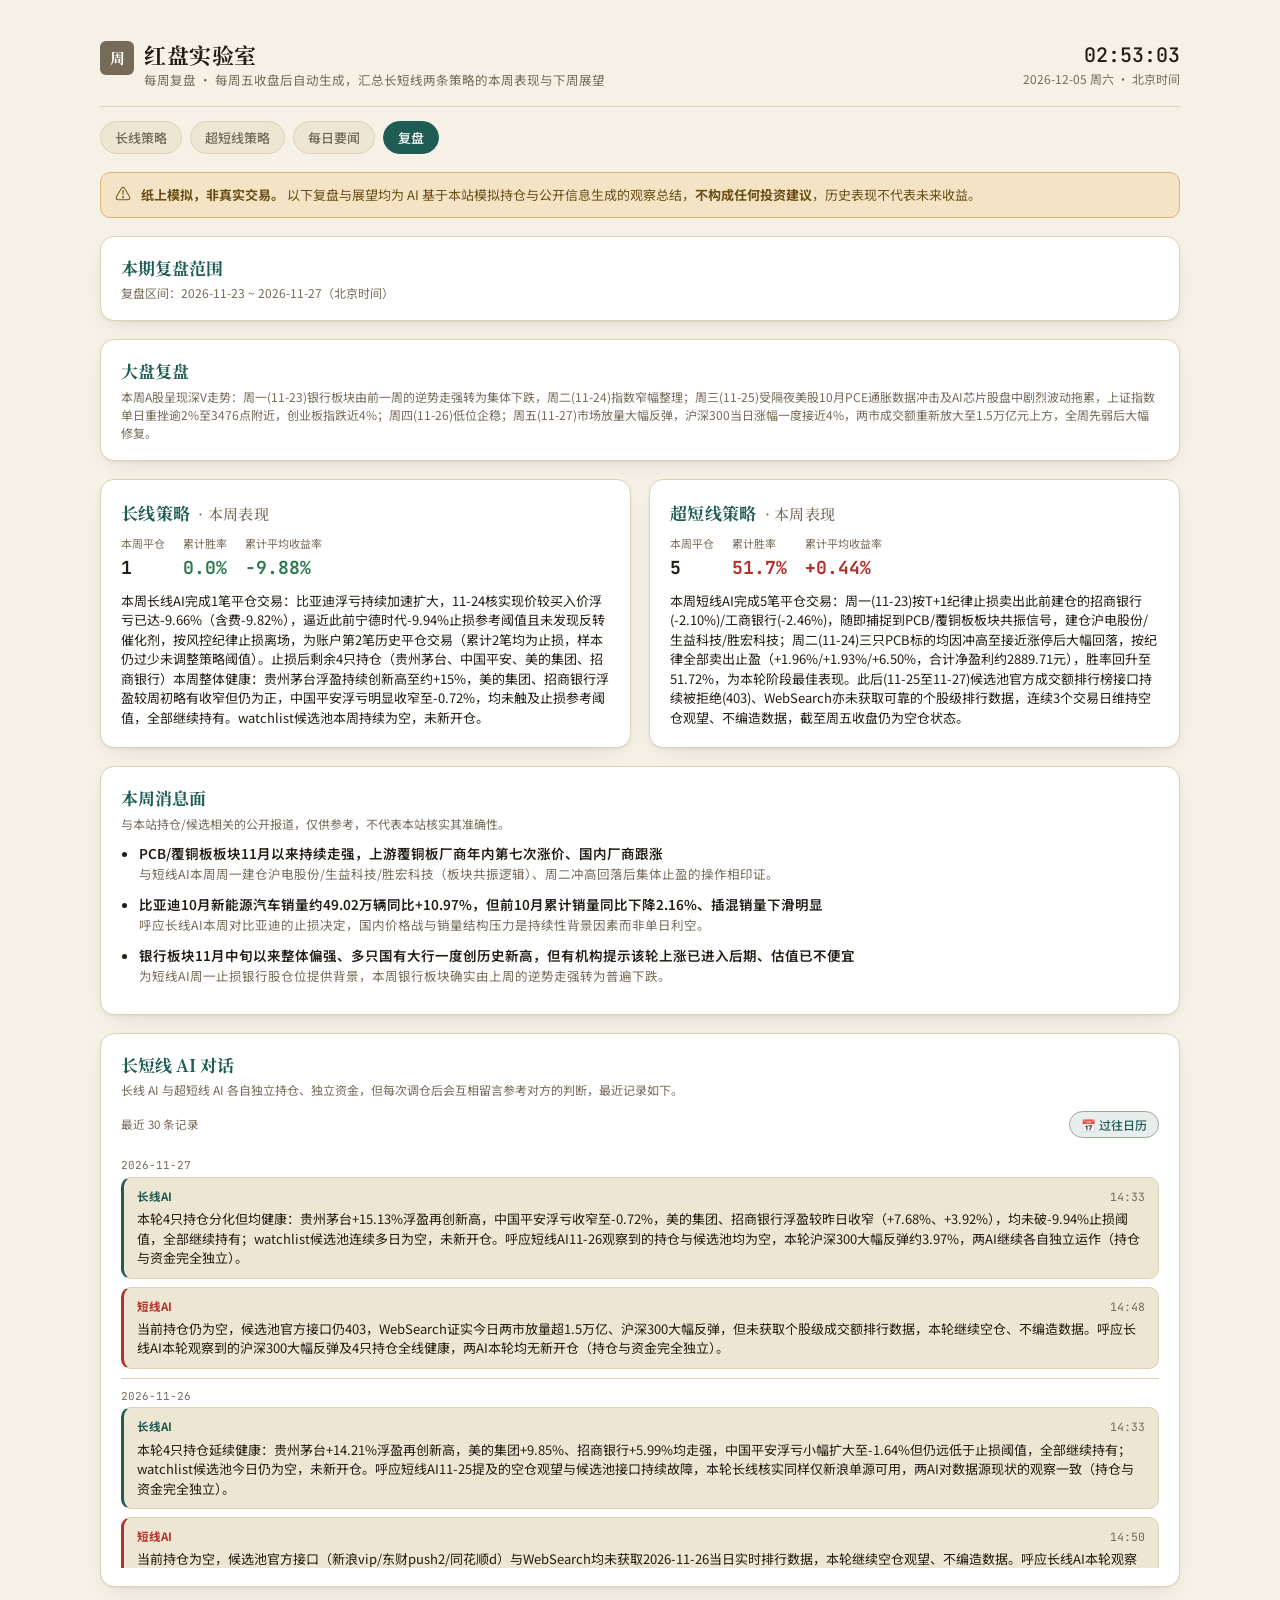
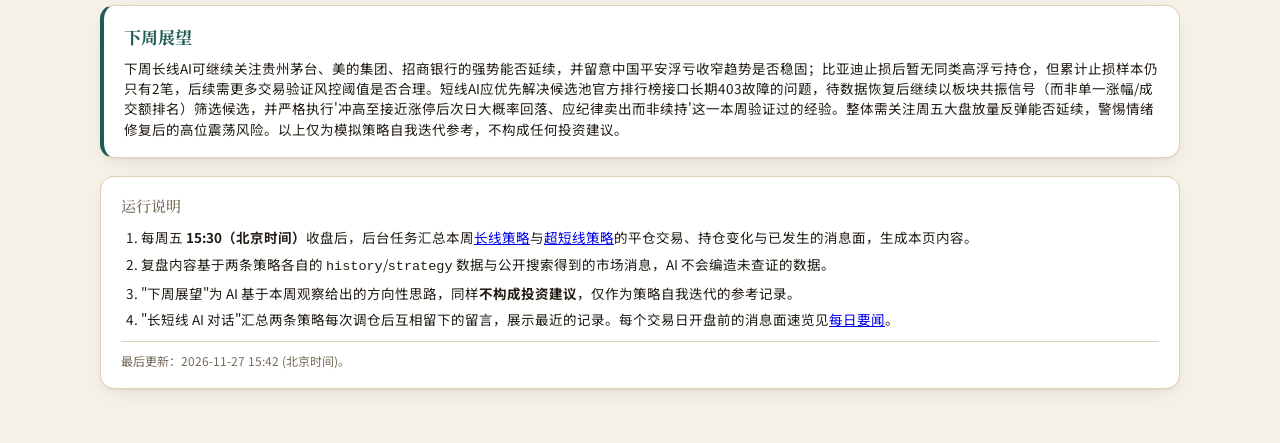
<file: docs/weekly.html>
<!doctype html>
<html lang="zh-CN">
<head>
<meta charset="UTF-8">
<meta name="viewport" content="width=device-width, initial-scale=1.0">
<title>红盘实验室 · 每周复盘</title>
<link rel="icon" href="data:image/svg+xml,<svg xmlns=%22http://www.w3.org/2000/svg%22 viewBox=%220 0 100 100%22><text y=%22.9em%22 font-size=%2290%22>🗓️</text></svg>">
<link rel="stylesheet" href="assets/style.css">
</head>
<body>
<div class="wrap">
  <header class="top">
    <div class="brand">
      <span class="seal neutral-bg">周</span>
      <div>
        <h1>红盘实验室</h1>
        <div class="sub">每周复盘 · 每周五收盘后自动生成，汇总长短线两条策略的本周表现与下周展望</div>
      </div>
    </div>
    <div class="clockbox">
      <div class="time mono" id="bjTime">--:--:--</div>
      <div class="date" id="bjDate">北京时间加载中</div>
    </div>
  </header>

  <nav class="topnav">
    <a href="index.html" class="navlink">长线策略</a>
    <a href="short.html" class="navlink">超短线策略</a>
    <a href="daily.html" class="navlink">每日要闻</a>
    <a href="weekly.html" class="navlink active">复盘</a>
  </nav>

  <div class="disclaimer">
    <span style="font-size:16px; line-height:1;">⚠</span>
    <div><b>纸上模拟，非真实交易。</b> 以下复盘与展望均为 AI 基于本站模拟持仓与公开信息生成的观察总结，<b>不构成任何投资建议</b>，历史表现不代表未来收益。</div>
  </div>

  <div class="watchlist" id="rangeCard">
    <h2><span class="accent">本期复盘范围</span></h2>
    <div class="sub" id="rangeSub" style="margin-bottom:0;">尚无复盘记录，等待本周五收盘后首次生成。</div>
  </div>

  <div class="watchlist" id="marketCard" style="margin-top:18px;">
    <h2><span class="accent">大盘复盘</span></h2>
    <div class="sub" id="marketRecap" style="margin-bottom:0;">暂无内容。</div>
  </div>

  <div class="recap-grid">
    <div class="card recap-card">
      <h2><span class="accent">长线策略</span> · 本周表现</h2>
      <div class="figs">
        <div class="fig"><div class="lbl">本周平仓</div><div class="val mono" id="longTrades">—</div></div>
        <div class="fig"><div class="lbl">累计胜率</div><div class="val mono" id="longWinRate">—</div></div>
        <div class="fig"><div class="lbl">累计平均收益率</div><div class="val mono" id="longAvgPnl">—</div></div>
      </div>
      <p id="longRecap">暂无内容。</p>
    </div>
    <div class="card recap-card">
      <h2><span class="accent">超短线策略</span> · 本周表现</h2>
      <div class="figs">
        <div class="fig"><div class="lbl">本周平仓</div><div class="val mono" id="shortTrades">—</div></div>
        <div class="fig"><div class="lbl">累计胜率</div><div class="val mono" id="shortWinRate">—</div></div>
        <div class="fig"><div class="lbl">累计平均收益率</div><div class="val mono" id="shortAvgPnl">—</div></div>
      </div>
      <p id="shortRecap">暂无内容。</p>
    </div>
  </div>

  <div class="watchlist" id="newsCard" style="margin-top:18px;">
    <h2><span class="accent">本周消息面</span></h2>
    <div class="sub" style="margin-bottom:10px;">与本站持仓/候选相关的公开报道，仅供参考，不代表本站核实其准确性。</div>
    <ul class="newslist" id="newsBody"><li>暂无内容。</li></ul>
  </div>

  <div class="dialogue" id="dialogueCard" style="margin-top:18px;">
    <h2><span class="accent">长短线 AI 对话</span></h2>
    <div class="sub">长线 AI 与超短线 AI 各自独立持仓、独立资金，但每次调仓后会互相留言参考对方的判断，最近记录如下。</div>
    <div id="dlgBody"><div class="dlg-empty">暂无AI对话记录。</div></div>
  </div>

  <div class="outlook" id="outlookCard">
    <h2><span class="accent">下周展望</span></h2>
    <p id="outlookBody">暂无内容。</p>
  </div>

  <div class="rules">
    <h2>运行说明</h2>
    <ol>
      <li>每周五 <b>15:30（北京时间）</b>收盘后，后台任务汇总本周<a href="index.html">长线策略</a>与<a href="short.html">超短线策略</a>的平仓交易、持仓变化与已发生的消息面，生成本页内容。</li>
      <li>复盘内容基于两条策略各自的 <code>history</code>/<code>strategy</code> 数据与公开搜索得到的市场消息，AI 不会编造未查证的数据。</li>
      <li>"下周展望"为 AI 基于本周观察给出的方向性思路，同样<b>不构成投资建议</b>，仅作为策略自我迭代的参考记录。</li>
      <li>"长短线 AI 对话"汇总两条策略每次调仓后互相留下的留言，展示最近的记录。每个交易日开盘前的消息面速览见<a href="daily.html">每日要闻</a>。</li>
    </ol>
    <div class="foot" id="heartbeatFoot">最后更新：暂无数据。</div>
  </div>
</div>

<script src="assets/common.js"></script>
<script>
(function(){
  var RP = window.RP;

  function tickClock(){
    var now = new Date();
    var p = RP.bjParts(now);
    document.getElementById('bjTime').textContent = RP.pad(p.hour)+':'+RP.pad(p.minute)+':'+RP.pad(p.second);
    var wdNames = ['周日','周一','周二','周三','周四','周五','周六'];
    document.getElementById('bjDate').textContent = p.year+'-'+RP.pad(p.month)+'-'+RP.pad(p.day)+' '+wdNames[p.weekday]+' · 北京时间';
  }
  setInterval(tickClock, 1000);
  tickClock();

  function renderRecapCard(prefix, recap){
    document.getElementById(prefix+'Trades').textContent = (recap && typeof recap.weekTrades === 'number') ? String(recap.weekTrades) : '0';
    var winEl = document.getElementById(prefix+'WinRate');
    var win = recap && typeof recap.winRatePct === 'number' ? recap.winRatePct : null;
    winEl.textContent = win!=null ? win.toFixed(1)+'%' : '—';
    winEl.style.color = win!=null ? (win>=50?'var(--gain)':'var(--loss)') : 'var(--ink)';
    var avgEl = document.getElementById(prefix+'AvgPnl');
    var avg = recap && typeof recap.avgPnlPct === 'number' ? recap.avgPnlPct : null;
    avgEl.textContent = avg!=null ? RP.fmtPct(avg) : '—';
    avgEl.style.color = avg!=null ? (avg>=0?'var(--gain)':'var(--loss)') : 'var(--ink)';
    document.getElementById(prefix+'Recap').textContent = (recap && recap.summary) ? recap.summary : '暂无内容。';
  }

  function refresh(){
    RP.fetchJson('data/ai_dialogue.json').then(function(d){
      RP.renderDialogueCalendar('dlgBody', Array.isArray(d) ? d : [], {emptyMsg: '暂无AI对话记录。'});
    });
    RP.fetchJson('data/weekly_review.json').then(function(w){
      if (!w || !w.generatedAt) {
        return;
      }
      document.getElementById('rangeSub').textContent = (w.weekStart && w.weekEnd)
        ? ('复盘区间：' + w.weekStart + ' ~ ' + w.weekEnd + '（北京时间）')
        : '尚无复盘记录。';
      document.getElementById('marketRecap').textContent = w.marketRecap || '暂无内容。';
      renderRecapCard('long', w.longTermRecap);
      renderRecapCard('short', w.shortTermRecap);

      var newsBody = document.getElementById('newsBody');
      if (Array.isArray(w.newsHighlights) && w.newsHighlights.length) {
        newsBody.innerHTML = w.newsHighlights.map(function(n){
          return '<li><div class="headline">'+ RP.escapeHtml(n.headline||'') +'</div>' + (n.note ? '<div class="note">'+ RP.escapeHtml(n.note) +'</div>' : '') + '</li>';
        }).join('');
      } else {
        newsBody.innerHTML = '<li>本周未检索到与持仓/候选相关的公开消息。</li>';
      }

      document.getElementById('outlookBody').textContent = w.outlook || '暂无内容。';

      var foot = document.getElementById('heartbeatFoot');
      var whenStr = w.generatedAt ? RP.bjTimeString(new Date(w.generatedAt)) : '暂无数据';
      foot.textContent = '最后更新：' + whenStr + '。';
    });
  }

  refresh();
  setInterval(refresh, 60000);
})();
</script>
</body>
</html>
</file>
<file: docs/assets/style.css>
@import url('https://fonts.googleapis.com/css2?family=Noto+Serif+SC:wght@500;700&family=Noto+Sans+SC:wght@400;500;700&family=JetBrains+Mono:wght@400;500;700&display=swap');

:root{
  --bg: #F5F1E7;
  --surface: #FFFFFF;
  --surface-2: #EDE6D3;
  --ink: #221D14;
  --ink-dim: #756B58;
  --border: #DED2B4;
  --accent: #1F5C54;
  --gain: #B4302A;
  --gain-soft: #B4302A1a;
  --loss: #2F7A4F;
  --loss-soft: #2F7A4F1a;
  --warn-bg: #F4E3C4;
  --warn-border: #D8B876;
  --warn-ink: #6B4E15;
  --shadow: 0 1px 2px rgba(34,29,20,0.06), 0 8px 24px -12px rgba(34,29,20,0.18);
}
@media (prefers-color-scheme: dark){
  :root{
    --bg: #15130E;
    --surface: #1E1B14;
    --surface-2: #262112;
    --ink: #EDE6D6;
    --ink-dim: #A79A80;
    --border: #372F1D;
    --accent: #3FA294;
    --gain: #E2604A;
    --gain-soft: #E2604A26;
    --loss: #59B885;
    --loss-soft: #59B88526;
    --warn-bg: #3A2E13;
    --warn-border: #6B5324;
    --warn-ink: #E8C983;
    --shadow: 0 1px 2px rgba(0,0,0,0.3), 0 8px 24px -12px rgba(0,0,0,0.5);
  }
}

*{ box-sizing: border-box; }
html,body{ margin:0; background: var(--bg); }
body{
  color: var(--ink);
  font-family: "Noto Sans SC", "Segoe UI", sans-serif;
  line-height: 1.5;
}
.wrap{ max-width: 1120px; margin: 0 auto; padding: 20px 20px 56px; }
h1,h2,h3{ font-family: "Noto Serif SC", "Songti SC", serif; margin: 0; text-wrap: balance; }
.mono{ font-family: "JetBrains Mono", ui-monospace, monospace; font-variant-numeric: tabular-nums; }

header.top{
  display: flex; align-items: center; justify-content: space-between; gap: 16px;
  padding: 18px 0 16px; border-bottom: 1px solid var(--border); flex-wrap: wrap;
}
.brand{ display: flex; align-items: baseline; gap: 10px; }
.brand .seal{
  display: inline-flex; align-items: center; justify-content: center;
  width: 34px; height: 34px; border-radius: 6px; background: var(--gain); color: #fff;
  font-family: "Noto Serif SC", serif; font-weight: 700; font-size: 15px; letter-spacing: -1px; flex: none;
}
.brand .seal.accent-bg{ background: var(--accent); }
.brand .seal.neutral-bg{ background: var(--ink-dim); }
.brand h1{ font-size: 22px; font-weight: 700; letter-spacing: 0.5px; }
.brand .sub{ color: var(--ink-dim); font-size: 12.5px; }
.clockbox{ text-align: right; }
.clockbox .time{ font-size: 20px; font-weight: 500; }
.clockbox .date{ color: var(--ink-dim); font-size: 12px; }

.topnav{ display:flex; gap:8px; margin-top:14px; flex-wrap:wrap; }
.navlink{ padding:6px 14px; border-radius:999px; font-size:13px; font-weight:500; text-decoration:none; color:var(--ink-dim); background:var(--surface-2); border:1px solid var(--border); transition: border-color .15s, color .15s; }
.navlink:hover{ border-color: var(--accent); color: var(--accent); }
.navlink.active{ background:var(--accent); color:#fff; border-color:var(--accent); }
.navlink.active:hover{ color:#fff; }

.pill{
  display: inline-flex; align-items: center; gap: 6px; padding: 4px 11px; border-radius: 999px;
  font-size: 12.5px; font-weight: 500; border: 1px solid var(--border); background: var(--surface-2);
  color: var(--ink-dim); white-space: nowrap;
}
.pill .dot{ width: 7px; height: 7px; border-radius: 50%; background: var(--ink-dim); flex: none; }
.pill.live{ background: var(--gain-soft); border-color: color-mix(in srgb, var(--gain) 45%, var(--border)); color: var(--gain); }
.pill.live .dot{ background: var(--gain); box-shadow: 0 0 0 3px var(--gain-soft); }
.pill.closed{ background: var(--surface-2); color: var(--ink-dim); }
.pill.closed .dot{ background: var(--ink-dim); }
.statusrow{ display:flex; align-items:center; gap: 10px; margin-top: 8px; flex-wrap: wrap; }

.disclaimer{
  margin-top: 18px; display: flex; gap: 10px; align-items: flex-start; padding: 12px 14px;
  border-radius: 10px; background: var(--warn-bg); border: 1px solid var(--warn-border);
  color: var(--warn-ink); font-size: 13px;
}
.disclaimer b{ font-weight: 700; }

.stats{ margin-top: 18px; display: grid; grid-template-columns: repeat(4, 1fr); gap: 12px; }
@media (max-width: 780px){ .stats{ grid-template-columns: repeat(2, 1fr); } }
.stat{ background: var(--surface); border: 1px solid var(--border); border-radius: 12px; padding: 14px 16px; box-shadow: var(--shadow); }
.stat .lbl{ font-size: 11.5px; color: var(--ink-dim); letter-spacing: 0.3px; }
.stat .val{ font-size: 24px; font-weight: 700; margin-top: 5px; }
.stat .sub{ font-size: 11.5px; color: var(--ink-dim); margin-top: 3px; }

.watchlist{ margin-top: 18px; padding: 18px 20px; background: var(--surface); border: 1px solid var(--border); border-radius: 14px; box-shadow: var(--shadow); }
.watchlist h2{ font-size: 15px; color: var(--ink-dim); font-weight: 500; margin-bottom: 4px; }
.watchlist h2 .accent{ color: var(--accent); font-family: "Noto Serif SC", serif; font-weight: 700; font-size: 17px; }
.watchlist .sub{ font-size: 12px; color: var(--ink-dim); margin-bottom: 12px; }
.wl-grid{ display: grid; grid-template-columns: repeat(auto-fill, minmax(220px, 1fr)); gap: 10px; }
.wl-card{ background: var(--surface-2); border: 1px solid var(--border); border-radius: 10px; padding: 11px 13px; }
.wl-top{ display:flex; justify-content: space-between; align-items:baseline; gap: 8px; }
.wl-name{ font-weight: 600; font-size: 13.5px; }
.wl-code{ color: var(--ink-dim); font-size: 11px; }
.wl-weight{ font-size: 12px; color: var(--accent); font-weight: 700; white-space: nowrap; }
.wl-price{ font-size: 11.5px; color: var(--ink-dim); margin-top: 4px; }
.wl-rationale{ font-size: 12.5px; margin-top: 6px; color: var(--ink); }
.wl-empty{ font-size: 13px; color: var(--ink-dim); }

.grid{ margin-top: 18px; display: grid; grid-template-columns: 1.4fr 1fr; gap: 18px; }
@media (max-width: 780px){ .grid{ grid-template-columns: 1fr; } }
.card{ background: var(--surface); border: 1px solid var(--border); border-radius: 14px; padding: 20px; box-shadow: var(--shadow); }
.card h2{ font-size: 15px; color: var(--ink-dim); font-weight: 500; letter-spacing: 0.3px; }
.card h2 .accent{ color: var(--accent); font-family: "Noto Serif SC", serif; font-weight: 700; font-size: 17px; }
.card h2 .count{ color: var(--ink-dim); font-weight: 400; font-size: 13px; }

.pos-empty{ display: flex; flex-direction: column; align-items: center; justify-content: center; text-align: center; padding: 34px 10px 22px; gap: 10px; color: var(--ink-dim); }
.pos-empty .big{ font-size: 30px; }
.pos-empty .countdown{ margin-top: 4px; font-family: "JetBrains Mono", monospace; font-size: 20px; color: var(--ink); font-variant-numeric: tabular-nums; }

.poslist{ display: flex; flex-direction: column; gap: 14px; margin-top: 8px; }
.poscard{ background: var(--surface-2); border: 1px solid var(--border); border-radius: 12px; padding: 14px 16px; }
.pos-head{ display: flex; justify-content: space-between; align-items: flex-start; gap: 12px; }
.pos-name{ font-size: 17px; font-weight: 700; font-family: "Noto Serif SC", serif; }
.pos-code{ color: var(--ink-dim); font-size: 12px; margin-top: 1px; }
.badge{ padding: 3px 10px; border-radius: 999px; font-size: 12.5px; font-weight: 700; white-space: nowrap; }
.badge.gain{ background: var(--gain-soft); color: var(--gain); }
.badge.loss{ background: var(--loss-soft); color: var(--loss); }
.badge.flat{ background: var(--surface); color: var(--ink-dim); }

.price-tiles{ display: grid; grid-template-columns: repeat(4, 1fr); gap: 8px; margin-top: 12px; }
.tile{ background: var(--surface); border: 1px solid var(--border); border-radius: 9px; padding: 9px 10px; }
.tile .lbl{ font-size: 10.5px; color: var(--ink-dim); }
.tile .val{ font-size: 15px; margin-top: 3px; font-weight: 500; }

.rationale{ margin-top: 12px; padding: 10px 12px; background: var(--surface); border-radius: 9px; font-size: 13px; color: var(--ink); border-left: 3px solid var(--accent); }
.rationale .lbl{ font-size: 11px; color: var(--ink-dim); margin-bottom: 3px; text-transform: uppercase; letter-spacing: 0.5px; }
.factor-tag{ display: inline-flex; align-items: center; gap: 5px; margin-top: 8px; font-size: 11.5px; color: var(--accent); background: color-mix(in srgb, var(--accent) 12%, transparent); padding: 3px 9px; border-radius: 999px; }

.meta-row{ display:flex; gap: 14px; margin-top: 10px; flex-wrap: wrap; font-size: 12px; color: var(--ink-dim); }
.meta-row b{ color: var(--ink); font-weight: 500; }
.t1-note{ margin-top: 10px; display: flex; align-items: center; gap: 7px; font-size: 12px; color: var(--warn-ink); background: var(--warn-bg); border: 1px solid var(--warn-border); padding: 6px 10px; border-radius: 8px; }
.plan-note{ margin-top: 10px; display: flex; align-items: center; gap: 7px; font-size: 12px; color: var(--accent); background: color-mix(in srgb, var(--accent) 10%, transparent); border: 1px solid color-mix(in srgb, var(--accent) 35%, var(--border)); padding: 6px 10px; border-radius: 8px; }

.cash-row{ margin-top: 12px; display: flex; justify-content: space-between; align-items: center; padding: 10px 14px; background: var(--surface-2); border: 1px dashed var(--border); border-radius: 10px; font-size: 13px; color: var(--ink-dim); }
.cash-row b{ color: var(--ink); font-family: "JetBrains Mono", monospace; }

.hist-row{ padding: 12px 0; border-bottom: 1px solid var(--border); }
.hist-row:last-child{ border-bottom: none; }
.hist-top{ display:flex; justify-content: space-between; align-items: baseline; gap: 8px; }
.hist-name{ font-weight: 500; font-size: 14px; }
.hist-code{ color: var(--ink-dim); font-size: 11.5px; }
.hist-dates{ color: var(--ink-dim); font-size: 11.5px; margin-top: 2px; }
.hist-empty{ color: var(--ink-dim); font-size: 13.5px; padding: 10px 0; }
.hist-list{ max-height: 640px; overflow-y: auto; }

.strategy{ margin-top: 18px; display: grid; grid-template-columns: auto 1fr; gap: 20px; padding: 16px 20px; background: var(--surface); border: 1px solid var(--border); border-radius: 14px; box-shadow: var(--shadow); align-items: center; }
@media (max-width: 640px){ .strategy{ grid-template-columns: 1fr; } }
.strategy .figs{ display: flex; gap: 22px; flex-wrap: wrap; }
.strategy .fig .lbl{ font-size: 11px; color: var(--ink-dim); }
.strategy .fig .val{ font-size: 20px; font-weight: 700; margin-top: 2px; }
.strategy .notes-head{ display:flex; align-items:baseline; gap: 8px; margin-bottom: 6px; }
.strategy .notes-head h2{ font-size: 13.5px; color: var(--ink-dim); font-weight: 500; }
.strategy .notes-head .accent{ color: var(--accent); font-family: "Noto Serif SC", serif; font-weight: 700; font-size: 15px; }
.strategy ul{ margin: 0; padding-left: 18px; font-size: 13px; color: var(--ink); }
.strategy li{ margin-bottom: 3px; }
.strategy .empty{ font-size: 13px; color: var(--ink-dim); }
.strategy .reviewed{ font-size: 11px; color: var(--ink-dim); margin-top: 8px; }

.dialogue{ margin-top: 18px; padding: 18px 20px; background: var(--surface); border: 1px solid var(--border); border-radius: 14px; box-shadow: var(--shadow); }
.dialogue h2{ font-size: 15px; color: var(--ink-dim); font-weight: 500; margin-bottom: 4px; }
.dialogue h2 .accent{ color: var(--accent); font-family: "Noto Serif SC", serif; font-weight: 700; font-size: 17px; }
.dialogue .sub{ font-size: 12px; color: var(--ink-dim); margin-bottom: 12px; }
.dlg-row{ padding: 10px 13px; border-radius: 10px; margin-bottom: 8px; background: var(--surface-2); border: 1px solid var(--border); border-left: 3px solid var(--border); }
.dlg-row:last-child{ margin-bottom: 0; }
.dlg-row.dlg-long{ border-left-color: var(--accent); }
.dlg-row.dlg-short{ border-left-color: var(--gain); }
.dlg-meta{ display: flex; justify-content: space-between; gap: 10px; font-size: 11.5px; color: var(--ink-dim); margin-bottom: 4px; }
.dlg-speaker{ font-weight: 700; }
.dlg-row.dlg-long .dlg-speaker{ color: var(--accent); }
.dlg-row.dlg-short .dlg-speaker{ color: var(--gain); }
.dlg-text{ font-size: 13px; color: var(--ink); }
.dlg-empty{ font-size: 13px; color: var(--ink-dim); }

.rules{ margin-top: 18px; padding: 18px 20px; background: var(--surface); border: 1px solid var(--border); border-radius: 14px; box-shadow: var(--shadow); }
.rules h2{ font-size: 15px; color: var(--ink-dim); font-weight: 500; margin-bottom: 10px; }
.rules ol{ margin: 0; padding-left: 20px; font-size: 13.5px; color: var(--ink); }
.rules li{ margin-bottom: 6px; }
.rules .foot{ margin-top: 12px; font-size: 12px; color: var(--ink-dim); border-top: 1px solid var(--border); padding-top: 10px; }

.newslist{ margin: 0; padding-left: 18px; font-size: 13.5px; color: var(--ink); }
.newslist li{ margin-bottom: 10px; }
.newslist .headline{ font-weight: 600; }
.newslist .note{ color: var(--ink-dim); font-size: 12.5px; margin-top: 2px; }

.cal-empty{ font-size: 13px; color: var(--ink-dim); }
.cal-toolbar{ display: flex; align-items: center; justify-content: space-between; gap: 10px; margin-bottom: 10px; }
.cal-toolbar-label{ font-size: 11.5px; color: var(--ink-dim); }
.cal-toggle-btn{ font-size: 12px; font-weight: 500; color: var(--accent); background: color-mix(in srgb, var(--accent) 10%, transparent); border: 1px solid color-mix(in srgb, var(--accent) 35%, var(--border)); border-radius: 999px; padding: 4px 11px; cursor: pointer; font-family: inherit; }
.cal-toggle-btn:hover{ background: color-mix(in srgb, var(--accent) 18%, transparent); }

.cal-recent-list{ max-height: 420px; overflow-y: auto; }
.cal-recent-item{ padding: 9px 0; border-bottom: 1px solid var(--border); }
.cal-recent-item:last-child{ border-bottom: none; }
.cal-recent-date{ font-size: 11px; color: var(--ink-dim); margin-bottom: 3px; }
.cal-note-text{ font-size: 13px; color: var(--ink); }

.cal-month-nav{ display: flex; align-items: center; justify-content: center; gap: 14px; margin-bottom: 10px; }
.cal-nav-btn{ width: 26px; height: 26px; border-radius: 7px; border: 1px solid var(--border); background: var(--surface-2); color: var(--ink); font-size: 14px; cursor: pointer; font-family: inherit; }
.cal-nav-btn:hover:not(:disabled){ border-color: var(--accent); color: var(--accent); }
.cal-nav-btn:disabled{ opacity: 0.35; cursor: default; }
.cal-month-label{ font-size: 13px; font-weight: 600; min-width: 92px; text-align: center; }
.cal-grid{ display: grid; grid-template-columns: repeat(7, 1fr); gap: 4px; }
.cal-weekday{ text-align: center; font-size: 10.5px; color: var(--ink-dim); padding-bottom: 4px; }
.cal-cell{ position: relative; aspect-ratio: 1; display: flex; align-items: center; justify-content: center; font-size: 12px; color: var(--ink-dim); border-radius: 8px; }
.cal-cell.cal-cell-empty{ visibility: hidden; }
.cal-cell.has-entry{ color: var(--ink); background: var(--surface-2); border: 1px solid var(--border); cursor: pointer; }
.cal-cell.has-entry:hover{ border-color: var(--accent); }
.cal-cell.cal-today{ font-weight: 700; }
.cal-cell.cal-selected{ background: color-mix(in srgb, var(--accent) 16%, transparent); border-color: var(--accent); color: var(--accent); }
.cal-dot{ position: absolute; bottom: 3px; width: 4px; height: 4px; border-radius: 50%; background: var(--accent); }
.cal-cell.cal-selected .cal-dot{ background: var(--accent); }
.cal-detail{ margin-top: 14px; padding-top: 12px; border-top: 1px solid var(--border); }

.recap-grid{ margin-top: 18px; display: grid; grid-template-columns: 1fr 1fr; gap: 18px; }
@media (max-width: 780px){ .recap-grid{ grid-template-columns: 1fr; } }
.recap-card h2{ display:flex; align-items:baseline; gap:8px; }
.recap-card .figs{ display:flex; gap:18px; margin-top: 10px; flex-wrap: wrap; }
.recap-card .fig .lbl{ font-size: 11px; color: var(--ink-dim); }
.recap-card .fig .val{ font-size: 18px; font-weight: 700; margin-top: 2px; }
.recap-card p{ font-size: 13px; color: var(--ink); margin: 10px 0 0; }

.outlook{ margin-top: 18px; padding: 18px 20px; background: var(--surface); border: 1px solid var(--border); border-radius: 14px; box-shadow: var(--shadow); border-left: 4px solid var(--accent); }
.outlook h2{ font-size: 15px; color: var(--ink-dim); font-weight: 500; margin-bottom: 8px; }
.outlook h2 .accent{ color: var(--accent); font-family: "Noto Serif SC", serif; font-weight: 700; font-size: 17px; }
.outlook p{ font-size: 13.5px; color: var(--ink); margin: 0; }

.brief-headline{ margin-top: 18px; padding: 16px 20px; background: var(--surface); border: 1px solid var(--border); border-radius: 14px; box-shadow: var(--shadow); border-left: 4px solid var(--gain); }
.brief-headline .lbl{ font-size: 11px; color: var(--ink-dim); letter-spacing: 0.3px; margin-bottom: 4px; }
.brief-headline .text{ font-size: 17px; font-weight: 700; font-family: "Noto Serif SC", serif; }

.sector-grid{ display: grid; grid-template-columns: repeat(auto-fill, minmax(220px, 1fr)); gap: 10px; }
.sector-card{ background: var(--surface-2); border: 1px solid var(--border); border-radius: 10px; padding: 11px 13px; }
.sector-top{ display: flex; justify-content: space-between; align-items: baseline; gap: 8px; }
.sector-name{ font-weight: 600; font-size: 13.5px; }
.sector-reason{ font-size: 12.5px; margin-top: 6px; color: var(--ink); }
.sector-tag{ display: inline-flex; align-items: center; padding: 3px 10px; border-radius: 999px; font-size: 11.5px; font-weight: 700; white-space: nowrap; }
.sector-tag.watch{ background: color-mix(in srgb, var(--accent) 15%, transparent); color: var(--accent); }
.sector-tag.caution{ background: var(--warn-bg); color: var(--warn-ink); border: 1px solid var(--warn-border); }

.perf-card{ margin-top: 18px; padding: 18px 20px; background: var(--surface); border: 1px solid var(--border); border-radius: 14px; box-shadow: var(--shadow); }
.perf-card h2{ font-size: 15px; color: var(--ink-dim); font-weight: 500; margin-bottom: 4px; }
.perf-card h2 .accent{ color: var(--accent); font-family: "Noto Serif SC", serif; font-weight: 700; font-size: 17px; }
.perf-card .sub{ font-size: 12px; color: var(--ink-dim); margin-bottom: 12px; }
.perf-legend{ display: flex; gap: 16px; margin-bottom: 8px; flex-wrap: wrap; }
.perf-legend-item{ display: flex; align-items: center; gap: 6px; font-size: 12px; color: var(--ink-dim); }
.perf-legend-swatch{ width: 16px; height: 2px; border-radius: 1px; flex: none; }
.perf-chart-wrap{ position: relative; }
.perf-chart-wrap svg{ width: 100%; height: auto; display: block; overflow: visible; }
.perf-hit:focus{ outline: none; }
.perf-tooltip{ position: absolute; pointer-events: none; background: var(--surface); border: 1px solid var(--border); border-radius: 8px; padding: 8px 10px; font-size: 11.5px; box-shadow: var(--shadow); opacity: 0; transition: opacity .1s; white-space: nowrap; z-index: 5; }
.perf-tooltip .date{ color: var(--ink-dim); font-size: 11px; margin-bottom: 4px; }
.perf-tooltip .row{ display: flex; align-items: center; gap: 6px; margin-top: 2px; }
.perf-tooltip .row:first-child{ margin-top: 0; }
.perf-tooltip .key{ width: 10px; height: 2px; border-radius: 1px; flex: none; }
.perf-tooltip .val{ font-weight: 700; font-family: "JetBrains Mono", monospace; }
.perf-summary{ font-size: 13px; color: var(--ink); margin-top: 10px; }
.perf-summary b{ font-weight: 700; font-family: "JetBrains Mono", monospace; }
.perf-empty{ font-size: 13px; color: var(--ink-dim); padding: 30px 0; text-align: center; }
</file>
